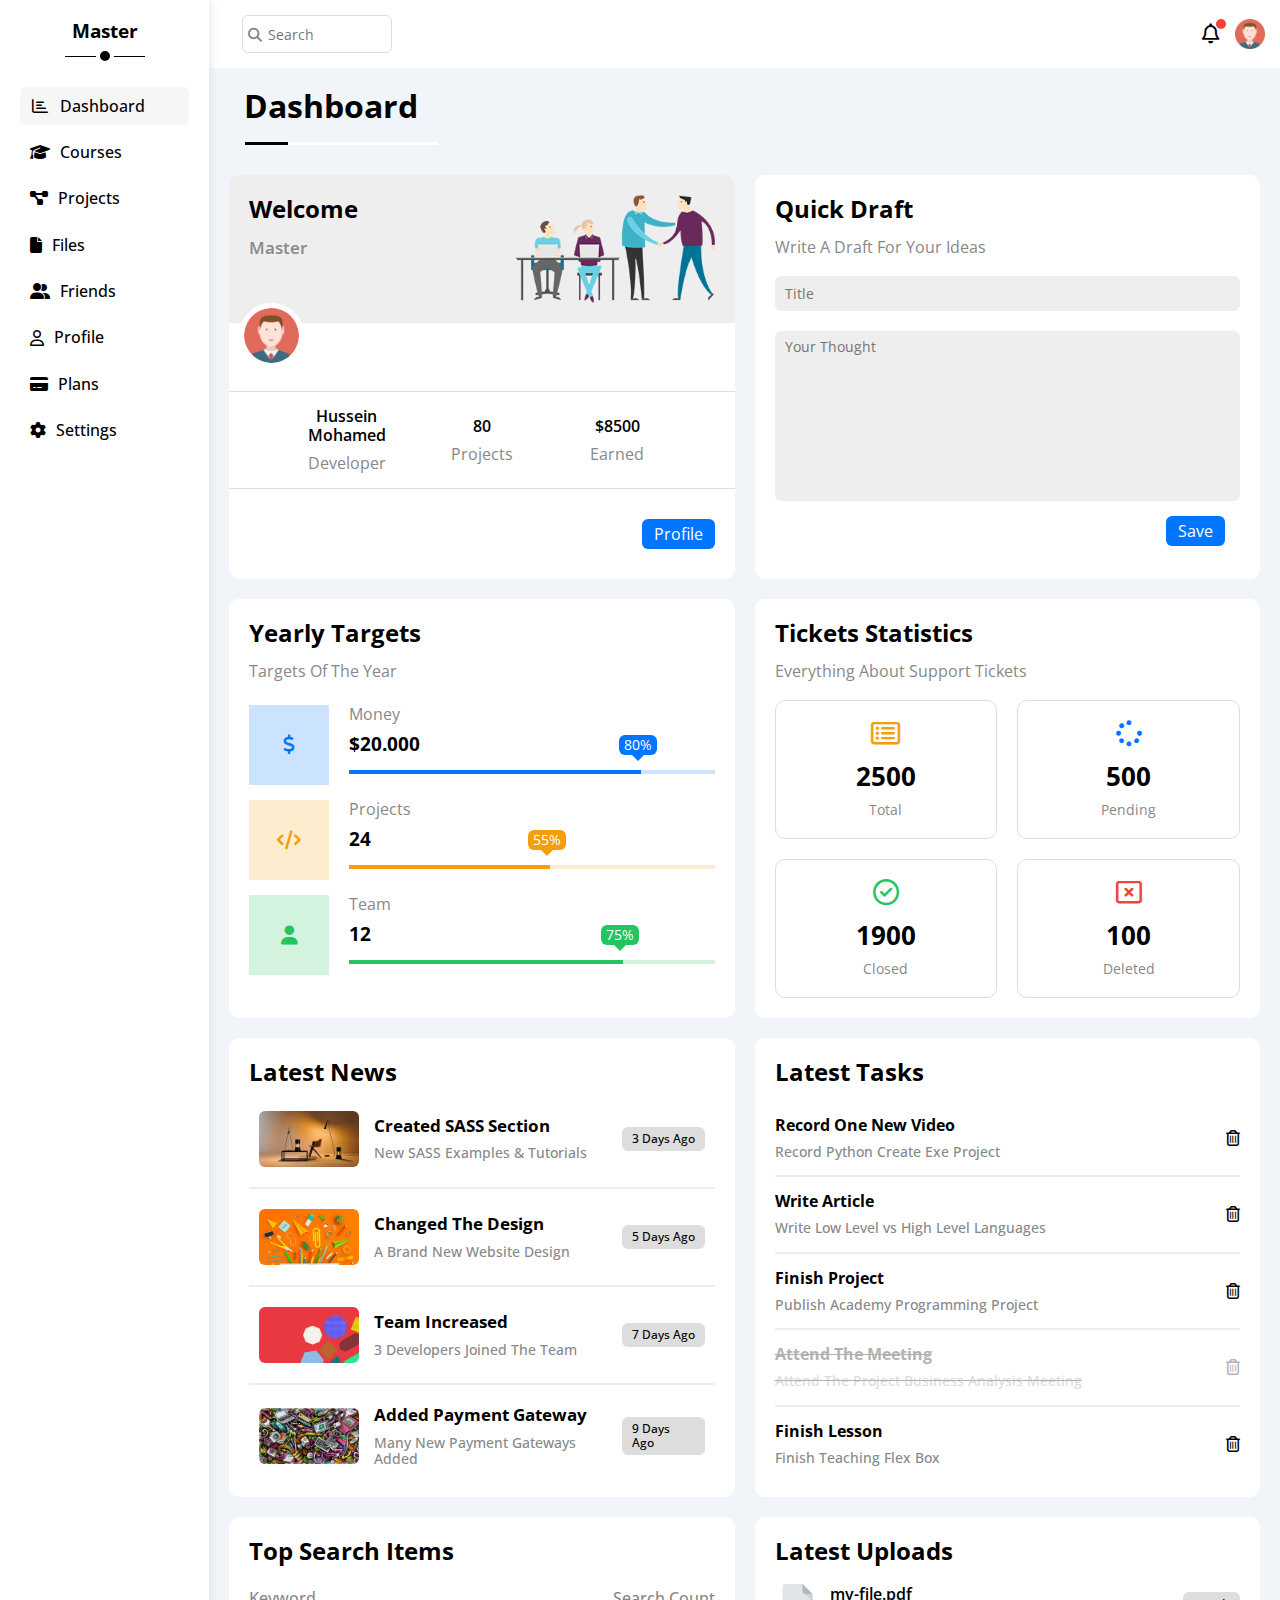
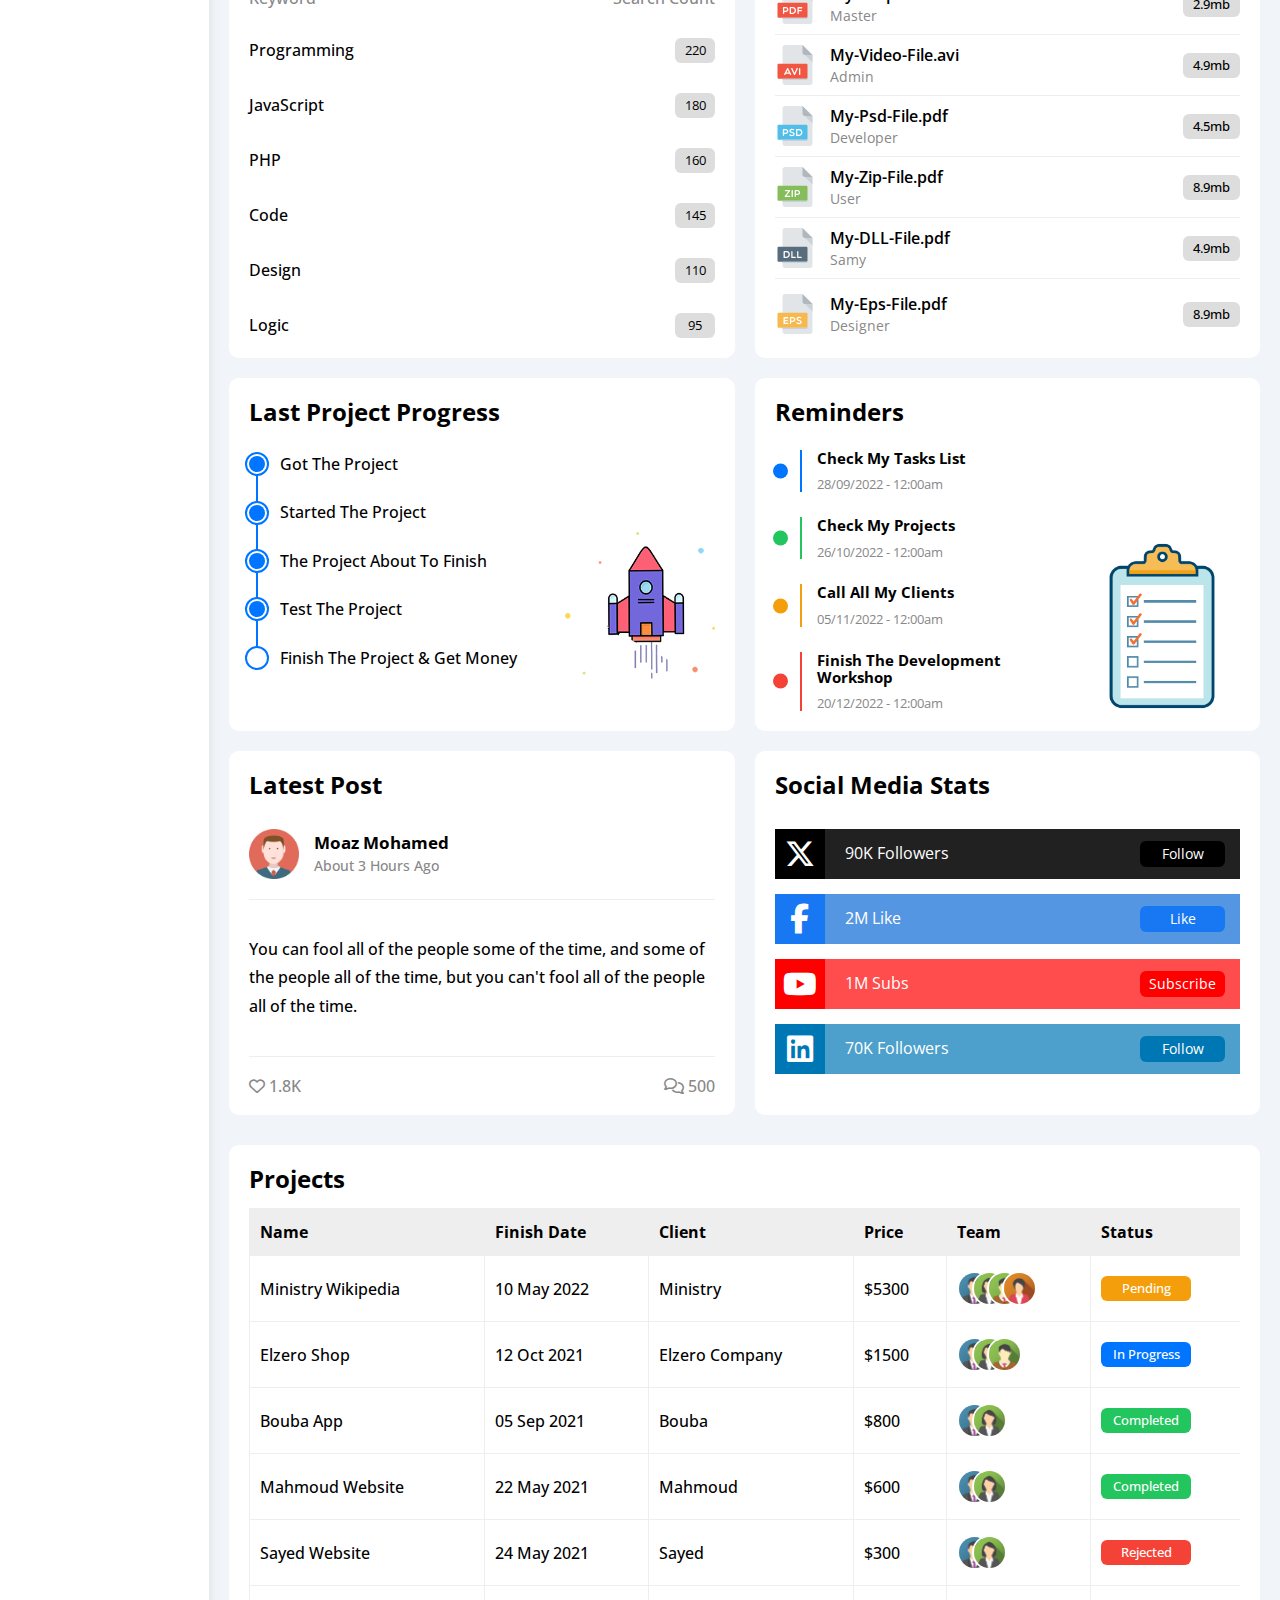
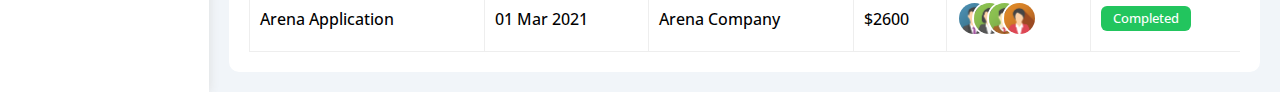
<file: index.html>
<!DOCTYPE html>
<html lang="en">
  <head>
    <meta charset="UTF-8">
    <meta name="viewport" content="width=device-width, initial-scale=1.0">
    <link rel="stylesheet" href="css/framwork.css">
    <link rel="stylesheet" href="css/style.css">
    <link rel="stylesheet" href="css/normalize.css">
    <link rel="stylesheet" href="css/all.min.css">
    <link rel="preconnect" href="https://fonts.googleapis.com">
    <link rel="preconnect" href="https://fonts.gstatic.com" crossorigin>
    <link href="https://fonts.googleapis.com/css2?family=Cairo:slnt,wght@-11..11,200..1000&family=Open+Sans:ital,wght@0,300..800;1,300..800&display=swap" rel="stylesheet">
    <title>Dashboard</title>
  </head>


  <body>
    <div class="page d-flex">
      <!-- -----------------------------------------Start Sidebar------------------------------------->
      <div class="sidebar bg-white">
        <div class="parent p-20">
          <h3 class="p-rela txt-center">Master</h3>
          <ul>
            <li>
              <a class="active d-flex align-center c-black rad-6 p-10" href="index.html">
                <i class="fa-regular fa-chart-bar fa-fw"></i>
                <span>Dashboard</span>
              </a>
            </li>
            <li>
              <a class="d-flex align-center c-black rad-6 p-10" href="courses.html">
                <i class="fa-solid fa-graduation-cap"></i>
                <span>Courses</span>
              </a>
            </li>
            <li>
              <a class="d-flex align-center c-black rad-6 p-10" href="projects.html">
                <i class="fa-solid fa-diagram-project"></i>
                <span>Projects</span>
              </a>
            </li>
            <li>
              <a class="d-flex align-center c-black rad-6 p-10" href="files.html">
                <i class="fa-solid fa-file"></i>
                <span>Files</span>
              </a>
            </li>
            <li>
              <a class="d-flex align-center c-black rad-6 p-10" href="friends.html">
                <i class="fa-solid fa-user-group"></i>
                <span>Friends</span>
              </a>
            </li>
            <li>
              <a class="d-flex align-center c-black rad-6 p-10" href="profile.html">
                <i class="fa-regular fa-user"></i>
                <span>Profile</span>
              </a>
            </li>
            <li>
              <a class="d-flex align-center c-black rad-6 p-10" href="plans.html">
                <i class="fa-solid fa-credit-card"></i>
                <span>Plans</span>
              </a>
            </li>
            <li>
              <a class="d-flex align-center c-black rad-6 p-10" href="settings.html">
                <i class="fa-solid fa-gear"></i>
                <span>Settings</span>
              </a>
            </li>
          </ul>
        </div>
      </div>
      <!-- -----------------------------------------End Sidebar--------------------------------------->

      <div class="content">
        <!-- -----------------------------------------Start Fixed Header------------------------------>
        <div class="header d-flex align-center bg-white">
          <div class="search">
            <i class="fa-solid fa-magnifying-glass p-rela fs-14"></i>
            <input type="search" placeholder="Search" class="rad-6">
          </div>
          <div class="notification d-flex align-center">
            <i class="fa-regular fa-bell"></i>
            <img src="imgs/avatar.png" alt="">
          </div>
        </div>
        <h1 class="p-rela p-20">Dashboard</h1>
        <!-------------------------------------------- End Fixed Header------------------------------->
        

        <!---------------------------------------------Start Wrapper---------------------------------->
        <div class="wrapper d-grid gap-20">
          <!-- Start Welcome --------------------------->
          <div class="welcome rad-10 bg-white">
            <div class="img-content d-flex space-between">
              <div class="text">
                <h2>Welcome</h2>
                <p>Master</p>
              </div>
              <img src="imgs/welcome.png" alt="">
            </div>
            <div class="info">
              <img src="imgs/avatar.png" alt="img" class="p-rela">
              <ul class="d-flex space-between align-center">
                <li class="txt-center">
                  <h3>Hussein Mohamed</h3>
                  <p>Developer</p>
                </li>
                <li class="txt-center">
                  <h3>80</h3>
                  <p>Projects</p>
                </li>
                <li class="txt-center">
                  <h3>$8500</h3>
                  <p>Earned</p>
                </li>
              </ul>
            </div>
            <a href="profile.html" class="rad-6 btn-shape">Profile</a>
          </div>
          <!-- End Welcome ----------------------------->
          
          <!-- Start Quick Draft ------------------------>
          <div class="quick bg-white rad-10 p-20">
            <div class="quick-content  d-flex dir-column">
              <h2>Quick Draft</h2>
              <p>Write A Draft For Your Ideas</p>
            </div>
            <form class="d-flex dir-column">
              <input class="txt rad-6" type="text" placeholder="Title">
              <textarea class="rad-6 " placeholder="Your Thought"></textarea>
              <input type="submit" value="Save" class="btn-shape">
            </form>
            
          </div>
          <!-- End Quick Draft -------------------------->

          <!-- Start Target ----------------------------->
          <div class="target rad-10 bg-white p-20">
            <h2>Yearly Targets</h2>
            <p>Targets Of The Year</p>
            <div class="parent">
              <div class="row d-flex gap-20">
                <i class="fa-solid fa-dollar-sign d-flex justify-center align-center"></i>
                <div class="info">
                  <p>Money</p>
                  <h3>$20.000</h3>
                  <div class="percent p-rela">
                    <span style="width: 80%;">
                      <span>80%</span>
                    </span>
                    
                  </div>
                </div>
              </div>
              <div class="row d-flex gap-20">
                <i class="fa-solid fa-code d-flex justify-center align-center"></i>
                <div class="info">
                  <p>Projects</p>
                  <h3>24</h3>
                  <div class="percent p-rela">
                    <span style="width: 55%;">
                      <span>55%</span>
                    </span>
                    
                  </div>
                </div>
              </div>
              <div class="row d-flex gap-20">
                <i class="fa-solid fa-user d-flex justify-center align-center"></i>
                <div class="info">
                  <p>Team</p>
                  <h3>12</h3>
                  <div class="percent p-rela">
                    <span style="width: 75%;">
                      <span>75%</span>
                    </span>
                    
                  </div>
                </div>
              </div>
            </div>
          </div>
          <!-- End Target ------------------------------->

          <!-- Start Tickets ---------------------------->
          <div class="tickets rad-10 bg-white p-20">
            <h2>Tickets Statistics</h2>
            <p>Everything About Support Tickets</p>
            <div class="parent d-flex justify-center align-center gap-20 txt-center">
              <div class="block rad-10 d-flex dir-column align-center p-20">
                <i class="fa-regular fa-rectangle-list"></i>
                <h3>2500</h3>
                <p>Total</p>
              </div>
              <div class="block rad-10 d-flex dir-column align-center p-20">
                <i class="fa-solid fa-spinner"></i>
                <h3>500</h3>
                <p>Pending</p>
              </div>
              <div class="block rad-10 d-flex dir-column align-center p-20">
                <i class="fa-regular fa-circle-check"></i>
                <h3>1900</h3>
                <p>Closed</p>
              </div>
              <div class="block rad-10 d-flex dir-column align-center p-20">
                <i class="fa-regular fa-rectangle-xmark"></i>
                <h3>100</h3>
                <p>Deleted</p>
              </div>
            </div>
          </div>
          <!-- End Tickets ------------------------------>

          <!-- Start News ------------------------------->
          <div class="news rad-10 bg-white p-20">
            <h2>Latest News</h2>
            <div class="parent mt-15">
              <div class="row d-flex align-center p-10">
                <div class="txt-image d-flex align-center">
                  <img src="imgs/news-01.png" alt="" class="rad-6">
                  <div class="txt">
                    <h3>Created SASS Section</h3>
                    <p>New SASS Examples & Tutorials</p>
                  </div>
                </div>
                <div class="time rad-6">3 Days Ago</div>
              </div>
              <hr>
              <div class="row d-flex align-center p-10">
                <div class="txt-image d-flex align-center">
                  <img src="imgs/news-02.png" alt="" class="rad-6">
                  <div class="txt">
                    <h3>Changed The Design</h3>
                    <p>A Brand New Website Design</p>
                  </div>
                </div>
                <div class="time rad-6">5 Days Ago</div>
              </div>
              <hr>
              <div class="row d-flex align-center p-10">
                <div class="txt-image d-flex align-center">
                  <img src="imgs/news-03.png" alt="" class="rad-6">
                  <div class="txt">
                    <h3>Team Increased</h3>
                    <p>3 Developers Joined The Team</p>
                  </div>
                </div>
                <div class="time rad-6">7 Days Ago</div>
              </div>
              <hr>
              <div class="row d-flex align-center p-10">
                <div class="txt-image d-flex align-center">
                  <img src="imgs/news-04.png" alt="" class="rad-6">
                  <div class="txt">
                    <h3>Added Payment Gateway</h3>
                    <p>Many New Payment Gateways Added</p>
                  </div>
                </div>
                <div class="time rad-6">9 Days Ago</div>
              </div>
            </div>
          </div>
          <!-- End News --------------------------------->

          <!-- Start Tasks ------------------------------>
          <div class="tasks rad-10 bg-white p-20">
            <h2 class="mb-15">Latest Tasks</h2>
            <div class="task-row d-flex align-center space-between">
              <div class="text">
                <h3>Record One New Video</h3>
                <p>Record Python Create Exe Project</p>
              </div>
              <i class="fa-regular fa-trash-can"></i>
            </div>
            <hr>
            <div class="task-row d-flex align-center space-between">
              <div class="text">
                <h3>Write Article</h3>
                <p>Write Low Level vs High Level Languages</p>
              </div>
              <i class="fa-regular fa-trash-can"></i>
            </div>
            <hr>
            <div class="task-row d-flex align-center space-between">
              <div class="text">
                <h3>Finish Project</h3>
                <p>Publish Academy Programming Project</p>
              </div>
              <i class="fa-regular fa-trash-can"></i>
            </div>
            <hr>
            <div class="task-row done d-flex align-center space-between">
              <div class="text special">
                <h3>Attend The Meeting</h3>
                <p>Attend The Project Business Analysis Meeting</p>
              </div>
              <i class="fa-regular fa-trash-can"></i>
            </div>
            <hr>
            <div class="task-row d-flex align-center space-between">
              <div class="text">
                <h3>Finish Lesson</h3>
                <p>Finish Teaching Flex Box</p>
              </div>
              <i class="fa-regular fa-trash-can"></i>
            </div>
          </div>
          <!-- End Tasks -------------------------------->

          <!-- Start Search Items ----------------------->
          <div class="search rad-10 bg-white p-20">
            <h2>Top Search Items</h2>
            <div class="search-row d-flex align-center space-between">
              <p>Keyword</p>
              <p>Search Count</p>
            </div>
            <div class="search-row d-flex align-center space-between">
              <p>Programming</p>
              <span class="rad-6 txt-center">220</span>
            </div>
            <div class="search-row d-flex align-center space-between">
              <p>JavaScript</p>
              <span class="rad-6 txt-center">180</span>
            </div>
            <div class="search-row d-flex align-center space-between">
              <p>PHP</p>
              <span class="rad-6 txt-center">160</span>
            </div>
            <div class="search-row d-flex align-center space-between">
              <p>Code</p>
              <span class="rad-6 txt-center">145</span>
            </div>
            <div class="search-row d-flex align-center space-between">
              <p>Design</p>
              <span class="rad-6 txt-center">110</span>
            </div>
            <div class="search-row d-flex align-center space-between">
              <p>Logic</p>
              <span class="rad-6 txt-center">95</span>
            </div>
          </div>
          <!-- End Search Items ------------------------->
          
          <!-- Start Uploads ---------------------------->
          <div class="upload rad-10 bg-white p-20">
            <h2>Latest Uploads</h2>
            <div class="file d-flex align-center">
              <img src="imgs/pdf.svg" alt="img">
              <div class="txt">
                <h3>my-file.pdf</h3>
                <p>Master</p>
              </div>
              <div class="size rad-6">2.9mb</div>
            </div>
            <div class="file d-flex align-center">
              <img src="imgs/avi.svg" alt="img">
              <div class="txt">
                <h3>My-Video-File.avi</h3>
                <p>Admin</p>
              </div>
              <div class="size rad-6">4.9mb</div>
            </div>
            <div class="file d-flex align-center">
              <img src="imgs/psd.svg" alt="img">
              <div class="txt">
                <h3>My-Psd-File.pdf</h3>
                <p>Developer</p>
              </div>
              <div class="size rad-6">4.5mb</div>
            </div>
            <div class="file d-flex align-center">
              <img src="imgs/zip.svg" alt="img">
              <div class="txt">
                <h3>My-Zip-File.pdf</h3>
                <p>User</p>
              </div>
              <div class="size rad-6">8.9mb</div>
            </div>
            <div class="file d-flex align-center">
              <img src="imgs/dll.svg" alt="img">
              <div class="txt">
                <h3>My-DLL-File.pdf</h3>
                <p>Samy</p>
              </div>
              <div class="size rad-6">4.9mb</div>
            </div>
            <div class="file d-flex align-center">
              <img src="imgs/eps.svg" alt="img">
              <div class="txt">
                <h3>My-Eps-File.pdf</h3>
                <p>Designer</p>
              </div>
              <div class="size rad-6">8.9mb</div>
            </div>
          </div>
          <!-- End Uploads ------------------------------>
          
          <!-- Start Latest Project --------------------->
          <div class="progress rad-10 bg-white p-20">
            <h2 class="mb-15">Last Project Progress</h2>
            <div class="parent d-flex space-between">
              <div class="info p-rela">
                <div class="prog-row d-flex align-center">
                  <div class="circle p-rela"></div>
                  <p>Got The Project</p>
                </div>
                <div class="prog-row d-flex align-center">
                  <div class="circle p-rela"></div>
                  <p>Started The Project</p>
                </div>
                <div class="prog-row d-flex align-center">
                  <div class="circle p-rela"></div>
                  <p>The Project About To Finish</p>
                </div>
                <div class="prog-row d-flex align-center">
                  <div class="circle p-rela"></div>
                  <p>Test The Project</p>
                </div>
                <div class="prog-row d-flex align-center">
                  <div class="circle p-rela"></div>
                  <p>Finish The Project & Get Money</p>
                </div>
              </div>
              <img src="imgs/project.png" alt="">
            </div>
          </div>
          <!-- End Latest Project ----------------------->
          
          <!-- Start Reminders -------------------------->
          <div class="reminder rad-10 bg-white p-20">
            <h2>Reminders</h2>
            <div class="parent d-flex space-between">
              <div class="parent-row">
                <div class="row p-rela">
                  <h3>Check My Tasks List</h3>
                  <p>28/09/2022 - 12:00am</p>
                </div>
                <div class="row p-rela">
                  <h3>Check My Projects</h3>
                  <p>26/10/2022 - 12:00am</p>
                </div>
                <div class="row p-rela">
                  <h3>Call All My Clients</h3>
                  <p>05/11/2022 - 12:00am</p>
                </div>
                <div class="row p-rela">
                  <h3>Finish The Development Workshop</h3>
                  <p>20/12/2022 - 12:00am</p>
                </div>
              </div>
              <img src="imgs/—Pngtree—check list cartoon clip art_9042654.png" alt="img">
            </div>
          </div>
          <!-- End Reminders ---------------------------->
          
          <!-- Start Post ------------------------------->
          <div class="post rad-10 bg-white p-20">
            <h2 class="mb-15">Latest Post</h2>
            <div class="user d-flex align-center">
              <img src="imgs/avatar.png" alt="img">
              <div class="name-time">
                <h3>Moaz Mohamed</h3>
                <p>About 3 Hours Ago</p>
              </div>
            </div>
            <div class="text">
              <p>
                You can fool all of the people some of the time, and some of the people all of the time, but you can't fool all of the people all of the time.
              </p>
            </div>
            <div class="reach d-flex align-center space-between">
              <div class="love">
                <i class="fa-regular fa-heart"></i>
                <span>1.8K</span>
              </div>
              <div class="comment">
                <i class="fa-regular fa-comments"></i>
                <span>500</span>
              </div>
            </div>
          </div>
          <!-- End Post --------------------------------->
          
          <!-- Start Social Media ----------------------->
          <div class="social rad-10 bg-white p-20">
            <h2>Social Media Stats</h2>
            <div class="social-row d-flex align-center">
              <i class="d-flex fa-brands fa-x-twitter" style="color: #ffffff;"></i>
              <p>90K Followers</p>
              <a href="#" class="rad-6">Follow</a>
            </div>
            <div class="social-row d-flex align-center">
              <i class="fa-brands fa-facebook-f" style="color: #ffffff;"></i>
              <p>2M Like</p>
              <a href="#" class="rad-6">Like</a>
            </div>
            <div class="social-row d-flex align-center">
              <i class="fa-brands fa-youtube" style="color: #ffffff;"></i>
              <p>1M Subs</p>
              <a href="#" class="rad-6">Subscribe</a>
            </div>
            <div class="social-row d-flex align-center">
              <i class="fa-brands fa-linkedin" style="color: #ffffff;"></i>
              <p>70K Followers</p>
              <a href="#" class="rad-6">Follow</a>
            </div>
          </div>
          <!-- End Social Media ------------------------->
        </div>
        <!----------------------------------------------End Wrapper----------------------------------->

        <!-- Start Table -->
        <div class="table rad-10 bg-white p-20 m-20">
          <h2 class="mb-15">Projects</h2>
          <div class="responsive-table">
          <table>
            <tr>
              <th>Name</th>
              <th>Finish Date</th>
              <th>Client</th>
              <th>Price</th>
              <th>Team</th>
              <th>Status</th>
            </tr>
            <tr>
              <td>Ministry Wikipedia</td>
              <td>10 May 2022</td>
              <td>	Ministry</td>
              <td>$5300</td>
              <td class="d-flex align-center">
                <img src="imgs/team-01.png" alt="">
                <img src="imgs/team-02.png" alt="">
                <img src="imgs/team-03.png" alt="">
                <img src="imgs/team-04.png" alt="">
              </td>
              <td>
                <span class="rad-6">Pending</span>
              </td>
            </tr>
            <tr>
              <td>Elzero Shop</td>
              <td>12 Oct 2021</td>
              <td>Elzero Company</td>
              <td>$1500</td>
              <td class="d-flex align-center">
                <img src="imgs/team-01.png" alt="">
                <img src="imgs/team-02.png" alt="">
                <img src="imgs/team-03.png" alt="">
              </td>
              <td>
                <span class="rad-6">In Progress</span> </td>
            </tr>
            <tr>
              <td>Bouba App</td>
              <td>05 Sep 2021</td>
              <td>	Bouba</td>
              <td>	$800</td>
              <td class="d-flex align-center">
                <img src="imgs/team-01.png" alt="">
                <img src="imgs/team-02.png" alt="">
              </td>
              <td>
                <span class="rad-6">Completed</span>
              </td>
            </tr>
            <tr>
              <td>Mahmoud Website</td>
              <td>	22 May 2021</td>
              <td>	Mahmoud</td>
              <td>	$600</td>
              <td class="d-flex align-center">
                <img src="imgs/team-01.png" alt="">
                <img src="imgs/team-02.png" alt="">
              </td>
              <td>
                <span class="rad-6">Completed</span>
              </td>
            </tr>
            <tr>
              <td>Sayed Website</td>
              <td>24 May 2021</td>
              <td>Sayed</td>
              <td>	$300</td>
              <td class="d-flex align-center">
                <img src="imgs/team-01.png" alt="">
                <img src="imgs/team-02.png" alt="">
              </td>
              <td>
                <span class="rad-6">Rejected</span>
              </td>
            </tr>
            <tr>
              <td>Arena Application</td>
              <td>01 Mar 2021</td>
              <td>	Arena Company</td>
              <td>$2600</td>
              <td class="d-flex align-center">
                <img src="imgs/team-01.png" alt="">
                <img src="imgs/team-02.png" alt="">
                <img src="imgs/team-03.png" alt="">
                <img src="imgs/team-04.png" alt="">
              </td>
              <td>
                <span class="rad-6">Completed</span>
              </td>
            </tr>
          </table>
          </div>
        </div>
        <!-- End Table -->
      </div>
    </div>
  </body>
</html>
</file>
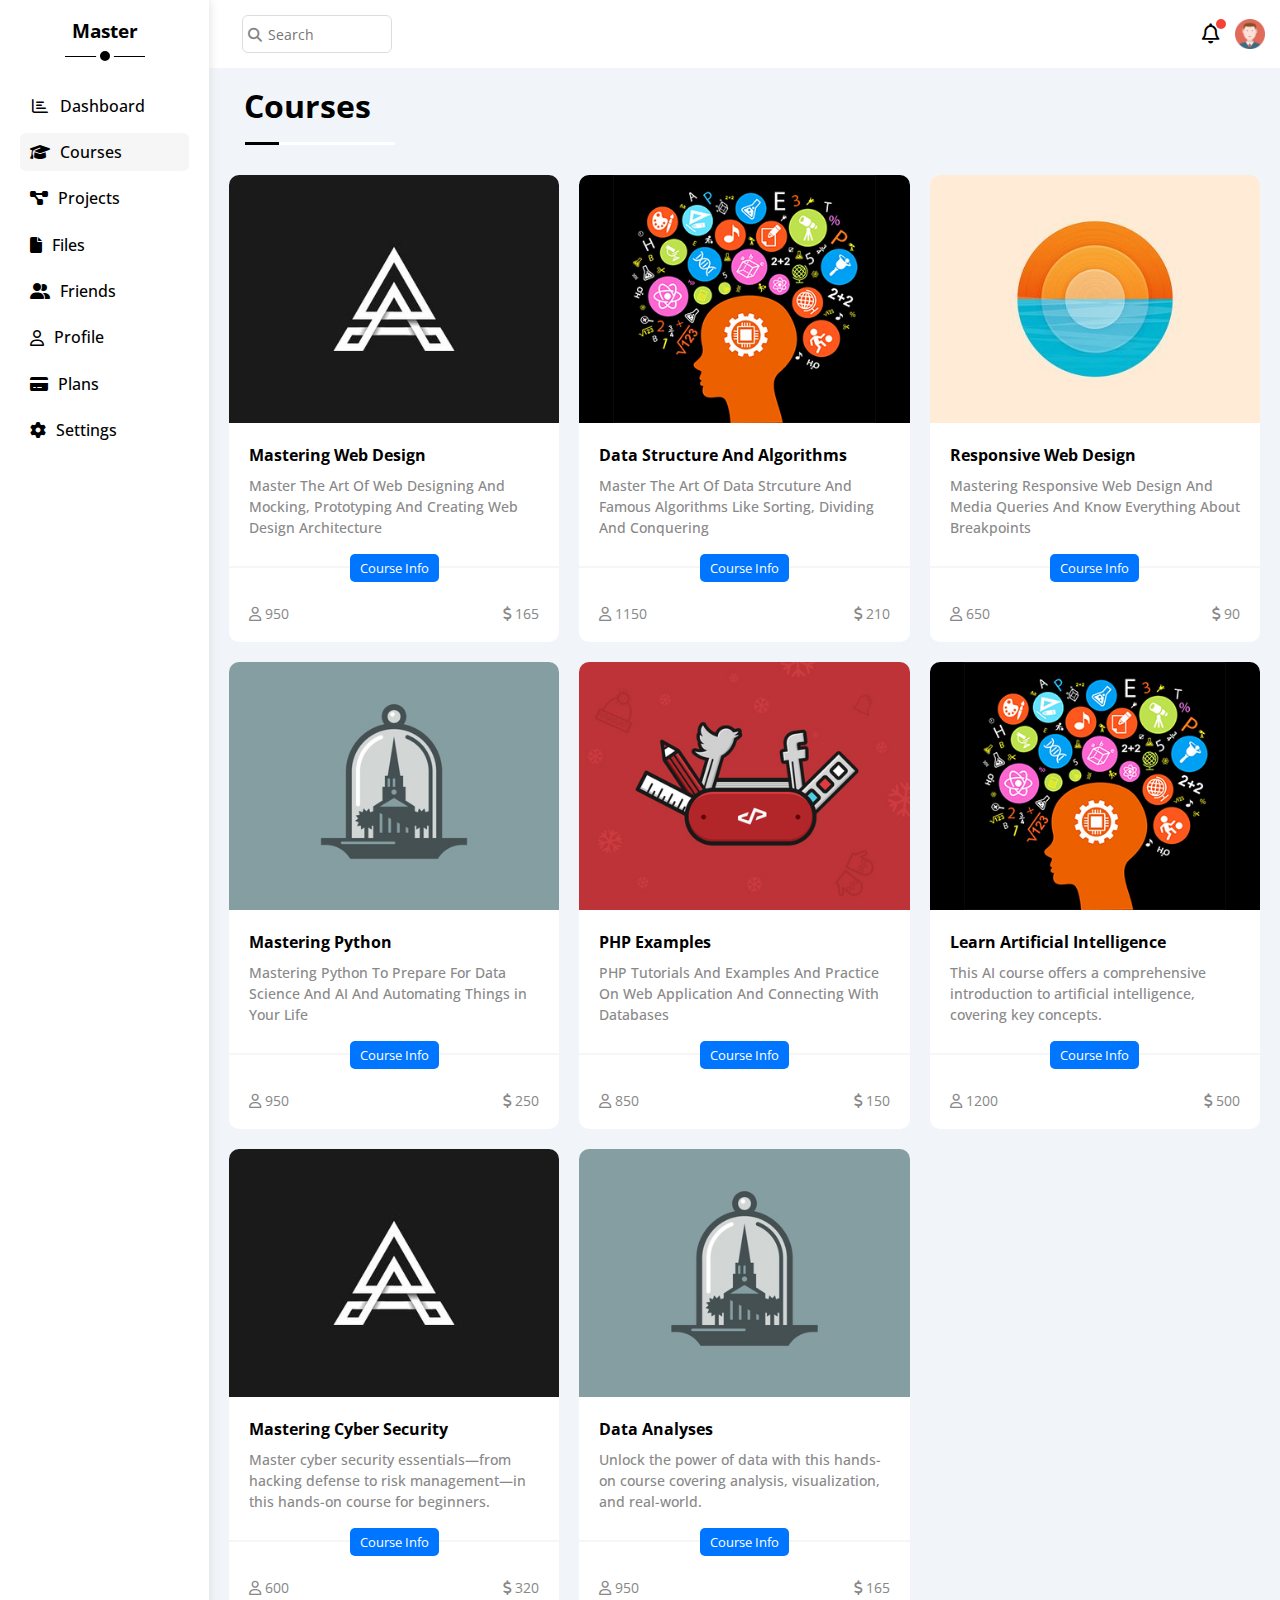
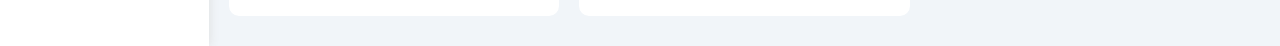
<file: courses.html>
<!DOCTYPE html>
<html lang="en">
  <head>
    <meta charset="UTF-8">
    <meta name="viewport" content="width=device-width, initial-scale=1.0">
    <link rel="stylesheet" href="css/framwork.css">
    <link rel="stylesheet" href="css/style.css">
    <link rel="stylesheet" href="css/normalize.css">
    <link rel="stylesheet" href="css/all.min.css">
    <link rel="preconnect" href="https://fonts.googleapis.com">
    <link rel="preconnect" href="https://fonts.gstatic.com" crossorigin>
    <link href="https://fonts.googleapis.com/css2?family=Cairo:slnt,wght@-11..11,200..1000&family=Open+Sans:ital,wght@0,300..800;1,300..800&display=swap" rel="stylesheet">
    <title>Courses</title>
  </head>

  <body>
    <div class="page d-flex">
      <!-- -----------------------------------------Start Sidebar------------------------------------->
      <div class="sidebar bg-white">
        <div class="parent p-20">
          <h3 class="p-rela txt-center">Master</h3>
          <ul>
            <li>
              <a class="d-flex align-center c-black rad-6 p-10" href="index.html">
                <i class="fa-regular fa-chart-bar fa-fw"></i>
                <span>Dashboard</span>
              </a>
            </li>
            <li>
              <a class="active d-flex align-center c-black rad-6 p-10" href="courses.html">
                <i class="fa-solid fa-graduation-cap"></i>
                <span>Courses</span>
              </a>
            </li>
            <li>
              <a class="d-flex align-center c-black rad-6 p-10" href="projects.html">
                <i class="fa-solid fa-diagram-project"></i>
                <span>Projects</span>
              </a>
            </li>
            <li>
              <a class="d-flex align-center c-black rad-6 p-10" href="files.html">
                <i class="fa-solid fa-file"></i>
                <span>Files</span>
              </a>
            </li>
            <li>
              <a class="d-flex align-center c-black rad-6 p-10" href="friends.html">
                <i class="fa-solid fa-user-group"></i>
                <span>Friends</span>
              </a>
            </li>
            <li>
              <a class="d-flex align-center c-black rad-6 p-10" href="profile.html">
                <i class="fa-regular fa-user"></i>
                <span>Profile</span>
              </a>
            </li>
            <li>
              <a class="d-flex align-center c-black rad-6 p-10" href="plans.html">
                <i class="fa-solid fa-credit-card"></i>
                <span>Plans</span>
              </a>
            </li>
            <li>
              <a class="d-flex align-center c-black rad-6 p-10" href="settings.html">
                <i class="fa-solid fa-gear"></i>
                <span>Settings</span>
              </a>
            </li>
          </ul>
        </div>
      </div>
      <!-- -----------------------------------------End Sidebar--------------------------------------->

      <div class="content">
        <!-- -----------------------------------------Start Fixed Header------------------------------>
        <div class="header d-flex align-center bg-white">
          <div class="search">
            <i class="fa-solid fa-magnifying-glass p-rela fs-14"></i>
            <input type="search" placeholder="Search" class="rad-6">
          </div>
          <div class="notification d-flex align-center">
            <i class="fa-regular fa-bell"></i>
            <img src="imgs/avatar.png" alt="">
          </div>
        </div>
        <h1 class="p-rela p-20">Courses</h1>
        <!-------------------------------------------- End Fixed Header------------------------------->
        

        <!---------------------------------------------Start Courses-Content -------------------------->
        <div class="courses-content d-grid gap-20">
          <div class="web-design blocks bg-white rad-10">
            <img src="imgs/course-01.jpg" alt="img">
            <div class="text p-20">
              <h3>Mastering Web Design</h3>
              <p>Master The Art Of Web Designing And Mocking, Prototyping And Creating Web Design Architecture</p>
            </div>
            <div class="link">
              <a href="#">Course Info</a>
            </div>
            <div class="info d-flex align-center space-between">
              <div class="user">
                <i class="fa-regular fa-user"></i>
                <span>950</span>
              </div>
              <div class="cost">
                <i class="fa-solid fa-dollar-sign"></i>
                <span>165</span>
              </div>
            </div>
          </div>
          <div class="data-structure blocks bg-white rad-10">
            <img src="imgs/course-02.jpg" alt="img">
            <div class="text p-20">
              <h3>Data Structure And Algorithms</h3>
              <p>Master The Art Of Data Strcuture And Famous Algorithms Like Sorting, Dividing And Conquering</p>
            </div>
            <div class="link">
              <a href="#">Course Info</a>
            </div>
            <div class="info d-flex align-center space-between">
              <div class="user">
                <i class="fa-regular fa-user"></i>
                <span>1150</span>
              </div>
              <div class="cost">
                <i class="fa-solid fa-dollar-sign"></i>
                <span>210</span>
              </div>
            </div>
          </div>
          <div class="Responsive-Web blocks bg-white rad-10">
            <img src="imgs/course-03.jpg" alt="img">
            <div class="text p-20">
              <h3>Responsive Web Design</h3>
              <p>Mastering Responsive Web Design And Media Queries And Know Everything About Breakpoints</p>
            </div>
            <div class="link">
              <a href="#">Course Info</a>
            </div>
            <div class="info d-flex align-center space-between">
              <div class="user">
                <i class="fa-regular fa-user"></i>
                <span>650</span>
              </div>
              <div class="cost">
                <i class="fa-solid fa-dollar-sign"></i>
                <span>90</span>
              </div>
            </div>
          </div>
          <div class="python blocks bg-white rad-10">
            <img src="imgs/course-04.jpg" alt="img">
            <div class="text p-20">
              <h3>Mastering Python</h3>
              <p>Mastering Python To Prepare For Data Science And AI And Automating Things in Your Life</p>
            </div>
            <div class="link">
              <a href="#">Course Info</a>
            </div>
            <div class="info d-flex align-center space-between">
              <div class="user">
                <i class="fa-regular fa-user"></i>
                <span>950</span>
              </div>
              <div class="cost">
                <i class="fa-solid fa-dollar-sign"></i>
                <span>250</span>
              </div>
            </div>
          </div>
          <div class="php blocks bg-white rad-10">
            <img src="imgs/course-05.jpg" alt="img">
            <div class="text p-20">
              <h3>PHP Examples</h3>
              <p>PHP Tutorials And Examples And Practice On Web Application And Connecting With Databases</p>
            </div>
            <div class="link">
              <a href="#">Course Info</a>
            </div>
            <div class="info d-flex align-center space-between">
              <div class="user">
                <i class="fa-regular fa-user"></i>
                <span>850</span>
              </div>
              <div class="cost">
                <i class="fa-solid fa-dollar-sign"></i>
                <span>150</span>
              </div>
            </div>
          </div>
          <div class="ai blocks bg-white rad-10">
            <img src="imgs/course-02.jpg" alt="img">
            <div class="text p-20">
              <h3>Learn Artificial Intelligence</h3>
              <p>This AI course offers a comprehensive introduction to artificial intelligence, covering key concepts.</p>
            </div>
            <div class="link">
              <a href="#">Course Info</a>
            </div>
            <div class="info d-flex align-center space-between">
              <div class="user">
                <i class="fa-regular fa-user"></i>
                <span>1200</span>
              </div>
              <div class="cost">
                <i class="fa-solid fa-dollar-sign"></i>
                <span>500</span>
              </div>
            </div>
          </div>
          <div class="cyber-security blocks bg-white rad-10">
            <img src="imgs/course-01.jpg" alt="img">
            <div class="text p-20">
              <h3>Mastering Cyber Security</h3>
              <p>Master cyber security essentials—from hacking defense to risk management—in this hands-on course for beginners.</p>
            </div>
            <div class="link">
              <a href="#">Course Info</a>
            </div>
            <div class="info d-flex align-center space-between">
              <div class="user">
                <i class="fa-regular fa-user"></i>
                <span>600</span>
              </div>
              <div class="cost">
                <i class="fa-solid fa-dollar-sign"></i>
                <span>320</span>
              </div>
            </div>
          </div>
          <div class="data-analyses blocks bg-white rad-10">
            <img src="imgs/course-04.jpg" alt="img">
            <div class="text p-20">
              <h3>Data Analyses</h3>
              <p>Unlock the power of data with this hands-on course covering analysis, visualization, and real-world.</p>
            </div>
            <div class="link">
              <a href="#">Course Info</a>
            </div>
            <div class="info d-flex align-center space-between">
              <div class="user">
                <i class="fa-regular fa-user"></i>
                <span>950</span>
              </div>
              <div class="cost">
                <i class="fa-solid fa-dollar-sign"></i>
                <span>165</span>
              </div>
            </div>
          </div>
        </div>
        <!---------------------------------------------End Courses-Content ---------------------------->
      </div>
    </div>
  </body>
</html>
</file>
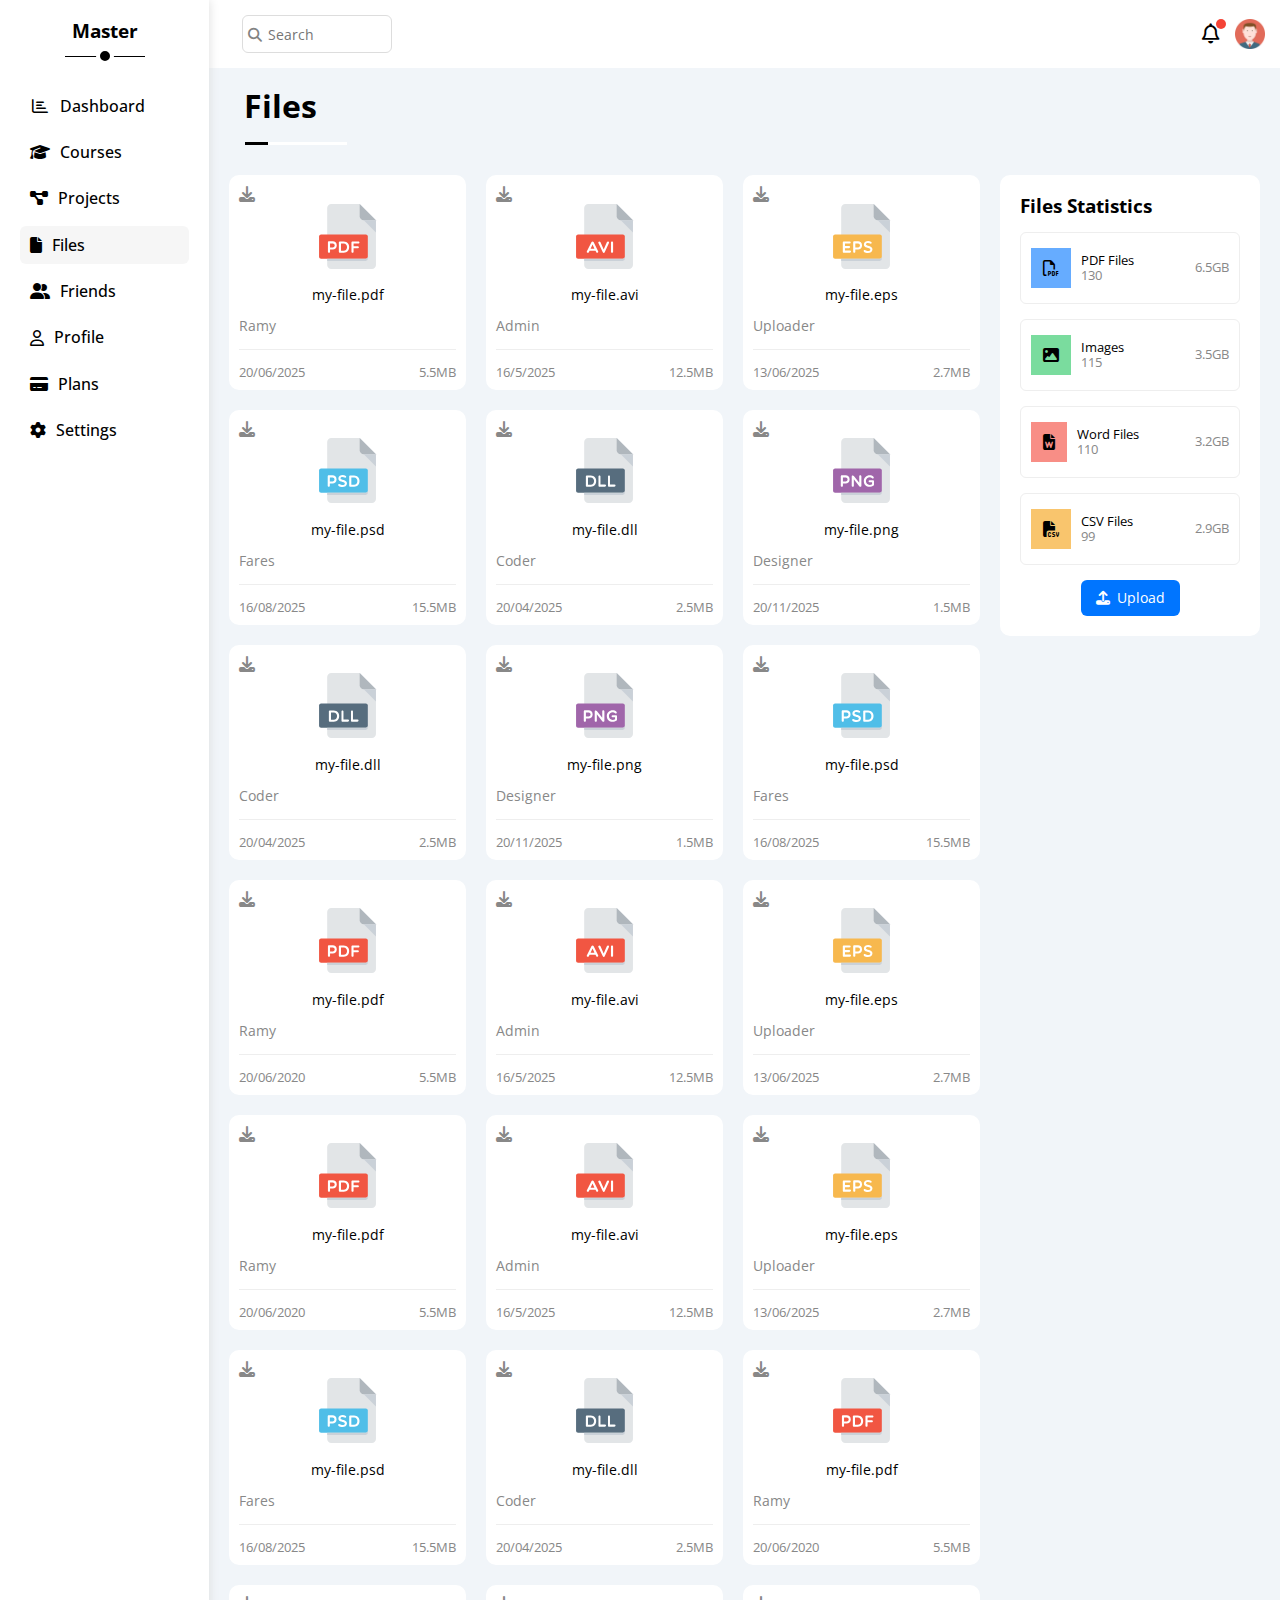
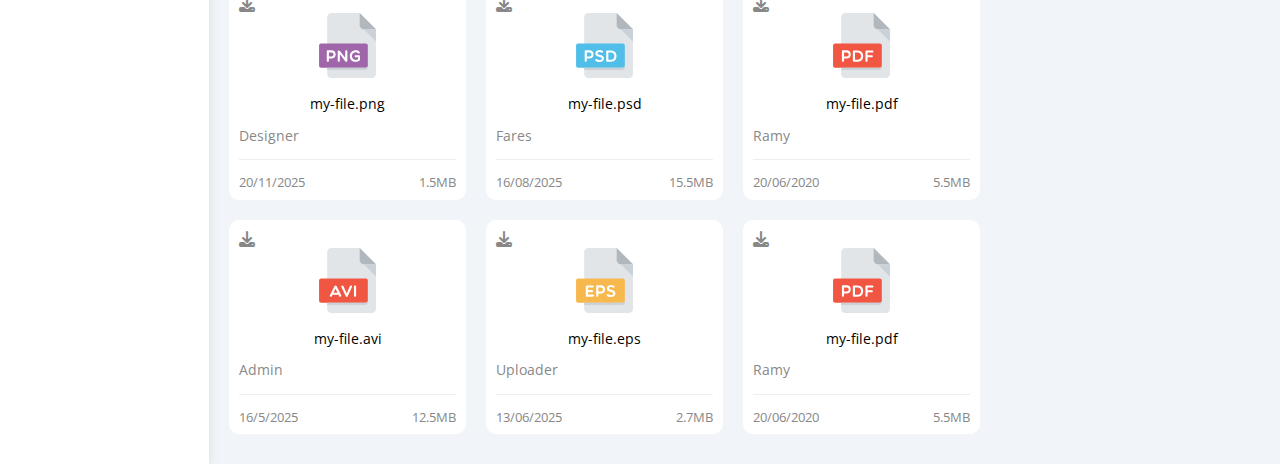
<file: files.html>
<!DOCTYPE html>
<html lang="en">
  <head>
    <meta charset="UTF-8">
    <meta name="viewport" content="width=device-width, initial-scale=1.0">
    <link rel="stylesheet" href="css/framwork.css">
    <link rel="stylesheet" href="css/style.css">
    <link rel="stylesheet" href="css/normalize.css">
    <link rel="stylesheet" href="css/all.min.css">
    <link rel="preconnect" href="https://fonts.googleapis.com">
    <link rel="preconnect" href="https://fonts.gstatic.com" crossorigin>
    <link href="https://fonts.googleapis.com/css2?family=Cairo:slnt,wght@-11..11,200..1000&family=Open+Sans:ital,wght@0,300..800;1,300..800&display=swap" rel="stylesheet">
    <title>Files</title>
  </head>

  <body>
    <div class="page d-flex">
      <!-- -----------------------------------------Start Sidebar------------------------------------->
      <div class="sidebar bg-white">
        <div class="parent p-20">
          <h3 class="p-rela txt-center">Master</h3>
          <ul>
            <li>
              <a class="d-flex align-center c-black rad-6 p-10" href="index.html">
                <i class="fa-regular fa-chart-bar fa-fw"></i>
                <span>Dashboard</span>
              </a>
            </li>
            <li>
              <a class="d-flex align-center c-black rad-6 p-10" href="courses.html">
                <i class="fa-solid fa-graduation-cap"></i>
                <span>Courses</span>
              </a>
            </li>
            <li>
              <a class="d-flex align-center c-black rad-6 p-10" href="projects.html">
                <i class="fa-solid fa-diagram-project"></i>
                <span>Projects</span>
              </a>
            </li>
            <li>
              <a class="active d-flex align-center c-black rad-6 p-10" href="files.html">
                <i class="fa-solid fa-file"></i>
                <span>Files</span>
              </a>
            </li>
            <li>
              <a class="d-flex align-center c-black rad-6 p-10" href="friends.html">
                <i class="fa-solid fa-user-group"></i>
                <span>Friends</span>
              </a>
            </li>
            <li>
              <a class="d-flex align-center c-black rad-6 p-10" href="profile.html">
                <i class="fa-regular fa-user"></i>
                <span>Profile</span>
              </a>
            </li>
            <li>
              <a class="d-flex align-center c-black rad-6 p-10" href="plans.html">
                <i class="fa-solid fa-credit-card"></i>
                <span>Plans</span>
              </a>
            </li>
            <li>
              <a class="d-flex align-center c-black rad-6 p-10" href="settings.html">
                <i class="fa-solid fa-gear"></i>
                <span>Settings</span>
              </a>
            </li>
          </ul>
        </div>
      </div>
      <!-- -----------------------------------------End Sidebar--------------------------------------->

      <div class="content">
        <!-- -----------------------------------------Start Fixed Header------------------------------>
        <div class="header d-flex align-center bg-white">
          <div class="search">
            <i class="fa-solid fa-magnifying-glass p-rela fs-14"></i>
            <input type="search" placeholder="Search" class="rad-6">
          </div>
          <div class="notification d-flex align-center">
            <i class="fa-regular fa-bell"></i>
            <img src="imgs/avatar.png" alt="">
          </div>
        </div>
        <h1 class="p-rela p-20">Files</h1>
        <!-------------------------------------------- End Fixed Header------------------------------->
        
        <!---------------------------------------------Start Files-Content --------------------------->
        <div class="files d-flex gap-20">
          <div class="all-files d-grid gap-20">
            <div class="pdf block rad-10 bg-white p-10">
              <i class="fa-solid fa-download fs-16 c-grey"></i>
              <div class="img txt-center">
                <img src="imgs/pdf.svg" alt="">
                <p class="fs-14">my-file.pdf</p>
              </div>
              <p class="fs-14 c-grey">Ramy</p>
              <div class="size c-grey fs-13 d-flex align-center space-between">
                <p>20/06/2025</p>
                <p>5.5MB</p>
              </div>
            </div>
            <div class="avi block rad-10 bg-white p-10">
              <i class="fa-solid fa-download fs-16 c-grey"></i>
              <div class="img txt-center">
                <img src="imgs/avi.svg" alt="">
                <p class="fs-14">my-file.avi</p>
              </div>
              <p class="fs-14 c-grey">Admin</p>
              <div class="size c-grey fs-13 d-flex align-center space-between">
                <p>16/5/2025</p>
                <p>12.5MB</p>
              </div>
            </div>
            <div class="eps block rad-10 bg-white p-10">
              <i class="fa-solid fa-download fs-16 c-grey"></i>
              <div class="img txt-center">
                <img src="imgs/eps.svg" alt="">
                <p class="fs-14">my-file.eps</p>
              </div>
              <p class="fs-14 c-grey">Uploader</p>
              <div class="size c-grey fs-13 d-flex align-center space-between">
                <p>13/06/2025</p>
                <p>2.7MB</p>
              </div>
            </div>
            <div class="psd block rad-10 bg-white p-10">
              <i class="fa-solid fa-download fs-16 c-grey"></i>
              <div class="img txt-center">
                <img src="imgs/psd.svg" alt="">
                <p class="fs-14">my-file.psd</p>
              </div>
              <p class="fs-14 c-grey">Fares</p>
              <div class="size c-grey fs-13 d-flex align-center space-between">
                <p>16/08/2025</p>
                <p>15.5MB</p>
              </div>
            </div>
            <div class="dll block rad-10 bg-white p-10">
              <i class="fa-solid fa-download fs-16 c-grey"></i>
              <div class="img txt-center">
                <img src="imgs/dll.svg" alt="">
                <p class="fs-14">my-file.dll</p>
              </div>
              <p class="fs-14 c-grey">Coder</p>
              <div class="size c-grey fs-13 d-flex align-center space-between">
                <p>20/04/2025</p>
                <p>2.5MB</p>
              </div>
            </div>
            <div class="png block rad-10 bg-white p-10">
              <i class="fa-solid fa-download fs-16 c-grey"></i>
              <div class="img txt-center">
                <img src="imgs/png.svg" alt="">
                <p class="fs-14">my-file.png</p>
              </div>
              <p class="fs-14 c-grey">Designer</p>
              <div class="size c-grey fs-13 d-flex align-center space-between">
                <p>20/11/2025</p>
                <p>1.5MB</p>
              </div>
            </div>
            <div class="dll block rad-10 bg-white p-10">
              <i class="fa-solid fa-download fs-16 c-grey"></i>
              <div class="img txt-center">
                <img src="imgs/dll.svg" alt="">
                <p class="fs-14">my-file.dll</p>
              </div>
              <p class="fs-14 c-grey">Coder</p>
              <div class="size c-grey fs-13 d-flex align-center space-between">
                <p>20/04/2025</p>
                <p>2.5MB</p>
              </div>
            </div>
            <div class="png block rad-10 bg-white p-10">
              <i class="fa-solid fa-download fs-16 c-grey"></i>
              <div class="img txt-center">
                <img src="imgs/png.svg" alt="">
                <p class="fs-14">my-file.png</p>
              </div>
              <p class="fs-14 c-grey">Designer</p>
              <div class="size c-grey fs-13 d-flex align-center space-between">
                <p>20/11/2025</p>
                <p>1.5MB</p>
              </div>
            </div>
            <div class="psd block rad-10 bg-white p-10">
              <i class="fa-solid fa-download fs-16 c-grey"></i>
              <div class="img txt-center">
                <img src="imgs/psd.svg" alt="">
                <p class="fs-14">my-file.psd</p>
              </div>
              <p class="fs-14 c-grey">Fares</p>
              <div class="size c-grey fs-13 d-flex align-center space-between">
                <p>16/08/2025</p>
                <p>15.5MB</p>
              </div>
            </div>
            <div class="pdf block rad-10 bg-white p-10">
              <i class="fa-solid fa-download fs-16 c-grey"></i>
              <div class="img txt-center">
                <img src="imgs/pdf.svg" alt="">
                <p class="fs-14">my-file.pdf</p>
              </div>
              <p class="fs-14 c-grey">Ramy</p>
              <div class="size c-grey fs-13 d-flex align-center space-between">
                <p>20/06/2020</p>
                <p>5.5MB</p>
              </div>
            </div>
            <div class="avi block rad-10 bg-white p-10">
              <i class="fa-solid fa-download fs-16 c-grey"></i>
              <div class="img txt-center">
                <img src="imgs/avi.svg" alt="">
                <p class="fs-14">my-file.avi</p>
              </div>
              <p class="fs-14 c-grey">Admin</p>
              <div class="size c-grey fs-13 d-flex align-center space-between">
                <p>16/5/2025</p>
                <p>12.5MB</p>
              </div>
            </div>
            <div class="eps block rad-10 bg-white p-10">
              <i class="fa-solid fa-download fs-16 c-grey"></i>
              <div class="img txt-center">
                <img src="imgs/eps.svg" alt="">
                <p class="fs-14">my-file.eps</p>
              </div>
              <p class="fs-14 c-grey">Uploader</p>
              <div class="size c-grey fs-13 d-flex align-center space-between">
                <p>13/06/2025</p>
                <p>2.7MB</p>
              </div>
            </div>
            <div class="pdf block rad-10 bg-white p-10">
              <i class="fa-solid fa-download fs-16 c-grey"></i>
              <div class="img txt-center">
                <img src="imgs/pdf.svg" alt="">
                <p class="fs-14">my-file.pdf</p>
              </div>
              <p class="fs-14 c-grey">Ramy</p>
              <div class="size c-grey fs-13 d-flex align-center space-between">
                <p>20/06/2020</p>
                <p>5.5MB</p>
              </div>
            </div>
            <div class="avi block rad-10 bg-white p-10">
              <i class="fa-solid fa-download fs-16 c-grey"></i>
              <div class="img txt-center">
                <img src="imgs/avi.svg" alt="">
                <p class="fs-14">my-file.avi</p>
              </div>
              <p class="fs-14 c-grey">Admin</p>
              <div class="size c-grey fs-13 d-flex align-center space-between">
                <p>16/5/2025</p>
                <p>12.5MB</p>
              </div>
            </div>
            <div class="eps block rad-10 bg-white p-10">
              <i class="fa-solid fa-download fs-16 c-grey"></i>
              <div class="img txt-center">
                <img src="imgs/eps.svg" alt="">
                <p class="fs-14">my-file.eps</p>
              </div>
              <p class="fs-14 c-grey">Uploader</p>
              <div class="size c-grey fs-13 d-flex align-center space-between">
                <p>13/06/2025</p>
                <p>2.7MB</p>
              </div>
            </div>
            <div class="psd block rad-10 bg-white p-10">
              <i class="fa-solid fa-download fs-16 c-grey"></i>
              <div class="img txt-center">
                <img src="imgs/psd.svg" alt="">
                <p class="fs-14">my-file.psd</p>
              </div>
              <p class="fs-14 c-grey">Fares</p>
              <div class="size c-grey fs-13 d-flex align-center space-between">
                <p>16/08/2025</p>
                <p>15.5MB</p>
              </div>
            </div>
            <div class="dll block rad-10 bg-white p-10">
              <i class="fa-solid fa-download fs-16 c-grey"></i>
              <div class="img txt-center">
                <img src="imgs/dll.svg" alt="">
                <p class="fs-14">my-file.dll</p>
              </div>
              <p class="fs-14 c-grey">Coder</p>
              <div class="size c-grey fs-13 d-flex align-center space-between">
                <p>20/04/2025</p>
                <p>2.5MB</p>
              </div>
            </div>
            <div class="pdf block rad-10 bg-white p-10">
              <i class="fa-solid fa-download fs-16 c-grey"></i>
              <div class="img txt-center">
                <img src="imgs/pdf.svg" alt="">
                <p class="fs-14">my-file.pdf</p>
              </div>
              <p class="fs-14 c-grey">Ramy</p>
              <div class="size c-grey fs-13 d-flex align-center space-between">
                <p>20/06/2020</p>
                <p>5.5MB</p>
              </div>
            </div>
            <div class="png block rad-10 bg-white p-10">
              <i class="fa-solid fa-download fs-16 c-grey"></i>
              <div class="img txt-center">
                <img src="imgs/png.svg" alt="">
                <p class="fs-14">my-file.png</p>
              </div>
              <p class="fs-14 c-grey">Designer</p>
              <div class="size c-grey fs-13 d-flex align-center space-between">
                <p>20/11/2025</p>
                <p>1.5MB</p>
              </div>
            </div>
            <div class="psd block rad-10 bg-white p-10">
              <i class="fa-solid fa-download fs-16 c-grey"></i>
              <div class="img txt-center">
                <img src="imgs/psd.svg" alt="">
                <p class="fs-14">my-file.psd</p>
              </div>
              <p class="fs-14 c-grey">Fares</p>
              <div class="size c-grey fs-13 d-flex align-center space-between">
                <p>16/08/2025</p>
                <p>15.5MB</p>
              </div>
            </div>
            <div class="pdf block rad-10 bg-white p-10">
              <i class="fa-solid fa-download fs-16 c-grey"></i>
              <div class="img txt-center">
                <img src="imgs/pdf.svg" alt="">
                <p class="fs-14">my-file.pdf</p>
              </div>
              <p class="fs-14 c-grey">Ramy</p>
              <div class="size c-grey fs-13 d-flex align-center space-between">
                <p>20/06/2020</p>
                <p>5.5MB</p>
              </div>
            </div>
            <div class="avi block rad-10 bg-white p-10">
              <i class="fa-solid fa-download fs-16 c-grey"></i>
              <div class="img txt-center">
                <img src="imgs/avi.svg" alt="">
                <p class="fs-14">my-file.avi</p>
              </div>
              <p class="fs-14 c-grey">Admin</p>
              <div class="size c-grey fs-13 d-flex align-center space-between">
                <p>16/5/2025</p>
                <p>12.5MB</p>
              </div>
            </div>
            <div class="eps block rad-10 bg-white p-10">
              <i class="fa-solid fa-download fs-16 c-grey"></i>
              <div class="img txt-center">
                <img src="imgs/eps.svg" alt="">
                <p class="fs-14">my-file.eps</p>
              </div>
              <p class="fs-14 c-grey">Uploader</p>
              <div class="size c-grey fs-13 d-flex align-center space-between">
                <p>13/06/2025</p>
                <p>2.7MB</p>
              </div>
            </div>
            <div class="pdf block rad-10 bg-white p-10">
              <i class="fa-solid fa-download fs-16 c-grey"></i>
              <div class="img txt-center">
                <img src="imgs/pdf.svg" alt="">
                <p class="fs-14">my-file.pdf</p>
              </div>
              <p class="fs-14 c-grey">Ramy</p>
              <div class="size c-grey fs-13 d-flex align-center space-between">
                <p>20/06/2020</p>
                <p>5.5MB</p>
              </div>
            </div>
          </div>
          <div class="statistics bg-white p-20 rad-10">
            <h3 class="mb-15">Files Statistics</h3>
            <div class="row row-pdf d-flex align-center mb-15 rad-6">
              <i class="fa-regular fa-file-pdf"></i>
              <div class="files-number fs-13">
                <p>PDF Files</p>
                <p class="c-grey">130</p>
              </div>
              <p class="size c-grey fs-13">6.5GB</p>
            </div>
            <div class="row row-images d-flex align-center mb-15 rad-6">
              <i class="fa-solid fa-image"></i>
              <div class="files-number fs-13">
                <p>Images</p>
                <p class="c-grey">115</p>
              </div>
              <p class="size c-grey fs-13">3.5GB</p>
            </div>
            <div class="row word-pdf d-flex align-center mb-15 rad-6">
              <i class="fa-solid fa-file-word"></i>
              <div class="files-number fs-13">
                <p>Word Files</p>
                <p class="c-grey">110</p>
              </div>
              <p class="size c-grey fs-13">3.2GB</p>
            </div>
            <div class="row row-pdf d-flex align-center mb-15 rad-6">
              <i class="fa-solid fa-file-csv"></i>
              <div class="files-number fs-13">
                <p>CSV Files</p>
                <p class="c-grey">99</p>
              </div>
              <p class="size c-grey fs-13">2.9GB</p>
            </div>
            <a href="#" class="upload btn-shape fs-14">
              <i class="fa-solid fa-upload"></i>
              Upload
            </a>
          </div>
        </div>
        <!---------------------------------------------End Files-Content ----------------------------->
      </div>
    </div>
  </body>
</html>
</file>
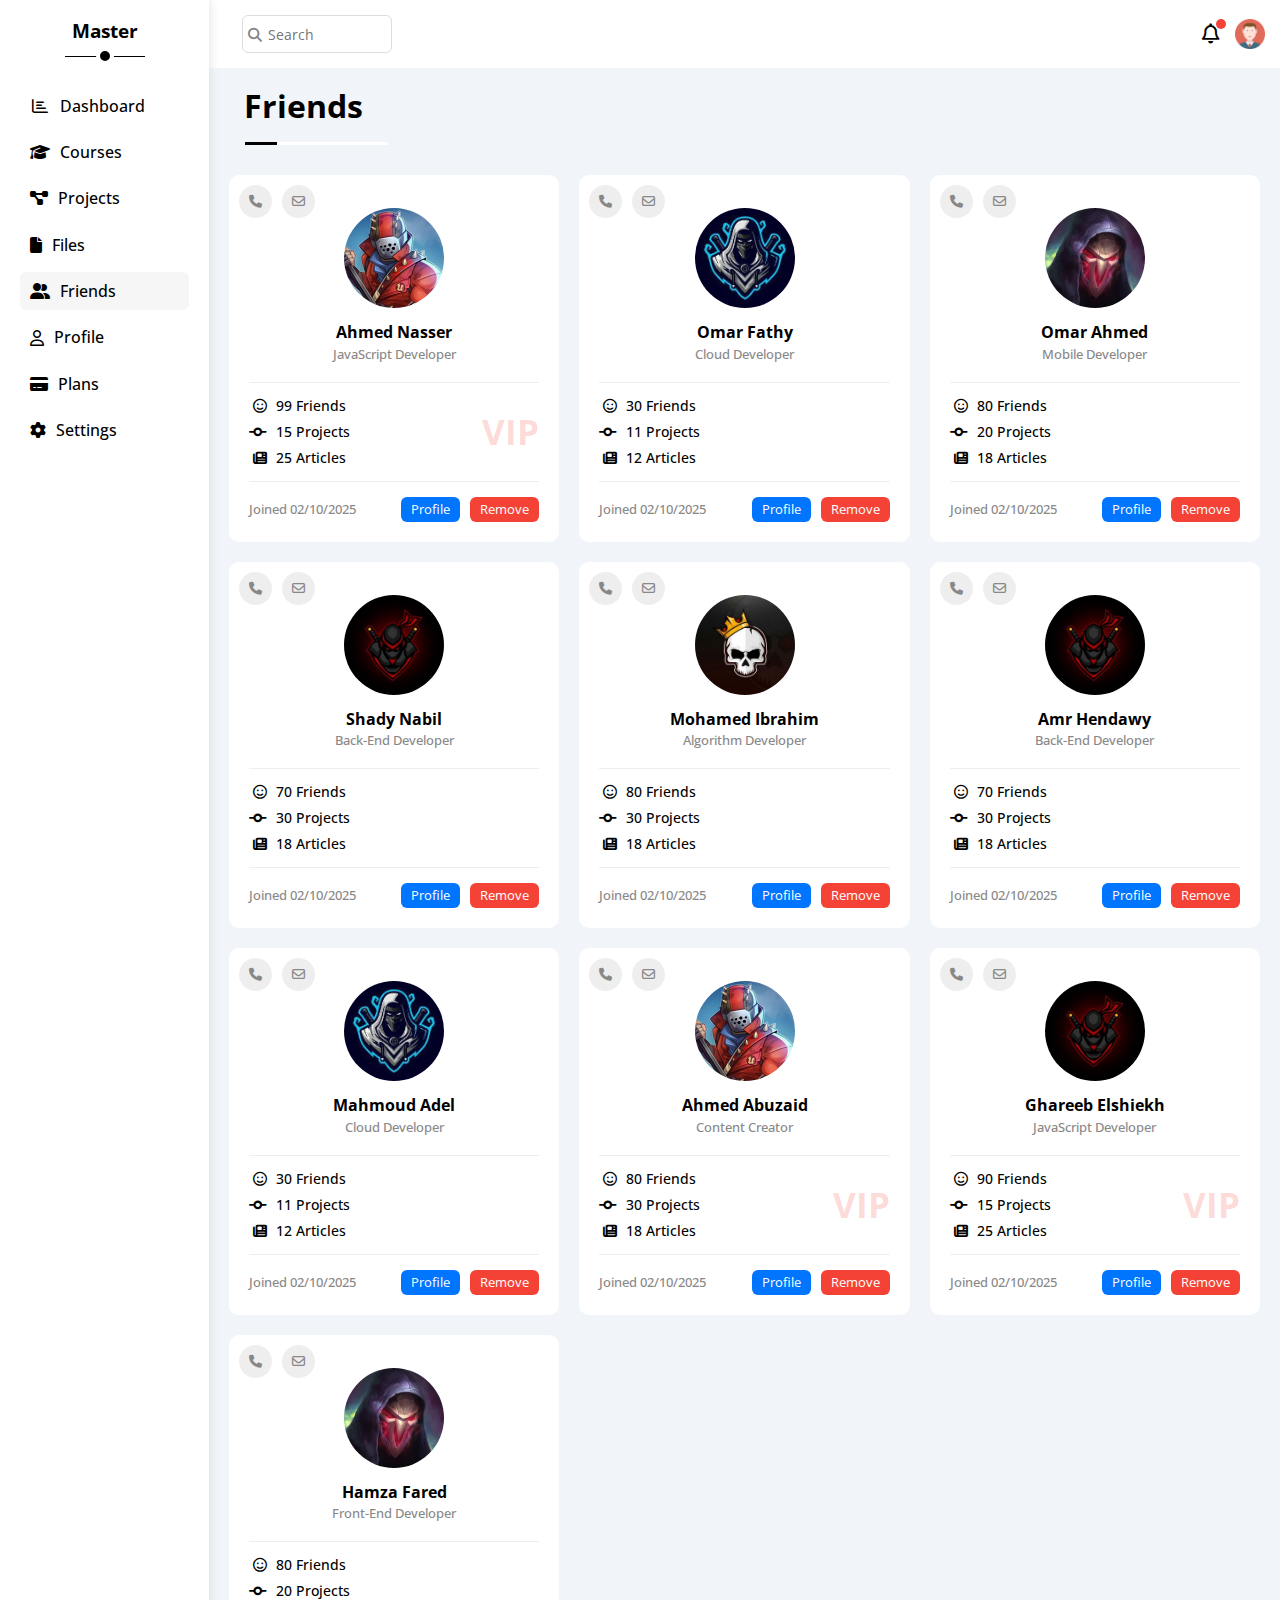
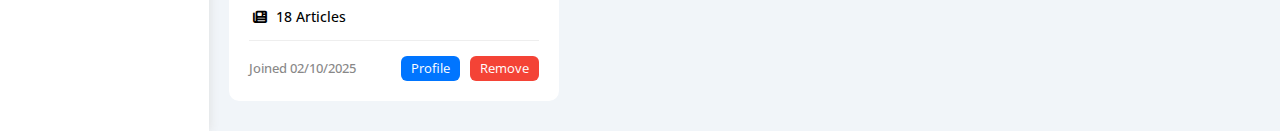
<file: friends.html>
<!DOCTYPE html>
<html lang="en">
  <head>
    <meta charset="UTF-8">
    <meta name="viewport" content="width=device-width, initial-scale=1.0">
    <link rel="stylesheet" href="css/framwork.css">
    <link rel="stylesheet" href="css/style.css">
    <link rel="stylesheet" href="css/normalize.css">
    <link rel="stylesheet" href="css/all.min.css">
    <link rel="preconnect" href="https://fonts.googleapis.com">
    <link rel="preconnect" href="https://fonts.gstatic.com" crossorigin>
    <link href="https://fonts.googleapis.com/css2?family=Cairo:slnt,wght@-11..11,200..1000&family=Open+Sans:ital,wght@0,300..800;1,300..800&display=swap" rel="stylesheet">
    <title>Friends</title>
  </head>

  <body>
    <div class="page d-flex">
      <!-- -----------------------------------------Start Sidebar------------------------------------->
      <div class="sidebar bg-white">
        <div class="parent p-20">
          <h3 class="p-rela txt-center">Master</h3>
          <ul>
            <li>
              <a class="d-flex align-center c-black rad-6 p-10" href="index.html">
                <i class="fa-regular fa-chart-bar fa-fw"></i>
                <span>Dashboard</span>
              </a>
            </li>
            <li>
              <a class="d-flex align-center c-black rad-6 p-10" href="courses.html">
                <i class="fa-solid fa-graduation-cap"></i>
                <span>Courses</span>
              </a>
            </li>
            <li>
              <a class="d-flex align-center c-black rad-6 p-10" href="projects.html">
                <i class="fa-solid fa-diagram-project"></i>
                <span>Projects</span>
              </a>
            </li>
            <li>
              <a class="d-flex align-center c-black rad-6 p-10" href="files.html">
                <i class="fa-solid fa-file"></i>
                <span>Files</span>
              </a>
            </li>
            <li>
              <a class="active d-flex align-center c-black rad-6 p-10" href="friends.html">
                <i class="fa-solid fa-user-group"></i>
                <span>Friends</span>
              </a>
            </li>
            <li>
              <a class="d-flex align-center c-black rad-6 p-10" href="profile.html">
                <i class="fa-regular fa-user"></i>
                <span>Profile</span>
              </a>
            </li>
            <li>
              <a class="d-flex align-center c-black rad-6 p-10" href="plans.html">
                <i class="fa-solid fa-credit-card"></i>
                <span>Plans</span>
              </a>
            </li>
            <li>
              <a class="d-flex align-center c-black rad-6 p-10" href="settings.html">
                <i class="fa-solid fa-gear"></i>
                <span>Settings</span>
              </a>
            </li>
          </ul>
        </div>
      </div>
      <!-- -----------------------------------------End Sidebar--------------------------------------->

      <div class="content">
        <!-- -----------------------------------------Start Fixed Header------------------------------>
        <div class="header d-flex align-center bg-white">
          <div class="search">
            <i class="fa-solid fa-magnifying-glass p-rela fs-14"></i>
            <input type="search" placeholder="Search" class="rad-6">
          </div>
          <div class="notification d-flex align-center">
            <i class="fa-regular fa-bell"></i>
            <img src="imgs/avatar.png" alt="">
          </div>
        </div>
        <h1 class="p-rela p-20">Friends</h1>
        <!-------------------------------------------- End Fixed Header------------------------------->
        
        <!---------------------------------------------Start Friends-Content --------------------------->
        <div class="friends d-grid gap-20">
          <div class="block rad-10 bg-white p-20">
            <div class="contact d-flex align-center gap-10">
              <i class="fa-solid fa-phone c-grey fs-13 rad-50 bg-eee p-10"></i>
              <i class="fa-regular fa-envelope c-grey fs-13 rad-50 bg-eee p-10"></i>
            </div>
            <div class="info d-flex justify-center align-center">
              <img src="imgs/friend-01.jpg" alt="img" class="rad-50">
              <h4 class="mt-15 mb-5">Ahmed Nasser</h4>
              <p class="fs-13 c-grey fw-500">JavaScript Developer</p>
            </div>
            <div class="data d-flex space-between align-center fw-500">
              <div class="numbers d-flex align-center">
                <div class="fs-14 mb-10">
                  <i class="fa-regular fa-face-smile"></i>
                  <span>99 Friends</span>
                </div>
                <div class="fs-14 mb-10">
                  <i class="fa-solid fa-code-commit"></i>
                  <span> 15 Projects</span>
                </div>
                <div class="fs-14">
                  <i class="fa-solid fa-newspaper"></i>
                  <span> 25 Articles</span>
                </div>
              </div>
              <span class="vip c-red">VIP</span>
            </div>
            <div class="edit d-flex align-center space-between mt-15">
              <div class="date">
                <p class="c-grey fs-13 fw-500">Joined 02/10/2025</p>
              </div>
              <div class="link d-flex align-center gap-10">
                <a href="#" class="btn-shape fs-13">Profile</a>
                <a href="#" class="btn-shape fs-13">Remove</a>
              </div>
            </div>
          </div>
          <div class="block rad-10 bg-white p-20">
            <div class="contact d-flex align-center gap-10">
              <i class="fa-solid fa-phone c-grey fs-13 rad-50 bg-eee p-10"></i>
              <i class="fa-regular fa-envelope c-grey fs-13 rad-50 bg-eee p-10"></i>
            </div>
            <div class="info d-flex justify-center align-center">
              <img src="imgs/friend-02.jpg" alt="img" class="rad-50">
              <h4 class="mt-15 mb-5">Omar Fathy</h4>
              <p class="fs-13 c-grey fw-500">Cloud Developer</p>
            </div>
            <div class="data d-flex space-between align-center fw-500">
              <div class="numbers d-flex align-center">
                <div class="fs-14 mb-10">
                  <i class="fa-regular fa-face-smile"></i>
                  <span> 30 Friends</span>
                </div>
                <div class="fs-14 mb-10">
                  <i class="fa-solid fa-code-commit"></i>
                  <span> 11 Projects</span>
                </div>
                <div class="fs-14">
                  <i class="fa-solid fa-newspaper"></i>
                  <span> 12 Articles</span>
                </div>
              </div>
            </div>
            <div class="edit d-flex align-center space-between mt-15">
              <div class="date">
                <p class="c-grey fs-13 fw-500">Joined 02/10/2025</p>
              </div>
              <div class="link d-flex align-center gap-10">
                <a href="#" class="btn-shape fs-13">Profile</a>
                <a href="#" class="btn-shape fs-13">Remove</a>
              </div>
            </div>
          </div>
          <div class="block rad-10 bg-white p-20">
            <div class="contact d-flex align-center gap-10">
              <i class="fa-solid fa-phone c-grey fs-13 rad-50 bg-eee p-10"></i>
              <i class="fa-regular fa-envelope c-grey fs-13 rad-50 bg-eee p-10"></i>
            </div>
            <div class="info d-flex justify-center align-center">
              <img src="imgs/friend-03.jpg" alt="img" class="rad-50">
              <h4 class="mt-15 mb-5">Omar Ahmed</h4>
              <p class="fs-13 c-grey fw-500">Mobile Developer</p>
            </div>
            <div class="data d-flex space-between align-center fw-500">
              <div class="numbers d-flex align-center">
                <div class="fs-14 mb-10">
                  <i class="fa-regular fa-face-smile"></i>
                  <span> 80 Friends</span>
                </div>
                <div class="fs-14 mb-10">
                  <i class="fa-solid fa-code-commit"></i>
                  <span> 20 Projects</span>
                </div>
                <div class="fs-14">
                  <i class="fa-solid fa-newspaper"></i>
                  <span> 18 Articles</span>
                </div>
              </div>
            </div>
            <div class="edit d-flex align-center space-between mt-15">
              <div class="date">
                <p class="c-grey fs-13 fw-500">Joined 02/10/2025</p>
              </div>
              <div class="link d-flex align-center gap-10">
                <a href="#" class="btn-shape fs-13">Profile</a>
                <a href="#" class="btn-shape fs-13">Remove</a>
              </div>
            </div>
          </div>
          <div class="block rad-10 bg-white p-20">
            <div class="contact d-flex align-center gap-10">
              <i class="fa-solid fa-phone c-grey fs-13 rad-50 bg-eee p-10"></i>
              <i class="fa-regular fa-envelope c-grey fs-13 rad-50 bg-eee p-10"></i>
            </div>
            <div class="info d-flex justify-center align-center">
              <img src="imgs/friend-04.jpg" alt="img" class="rad-50">
              <h4 class="mt-15 mb-5">Shady Nabil</h4>
              <p class="fs-13 c-grey fw-500">Back-End Developer</p>
            </div>
            <div class="data d-flex space-between align-center fw-500">
              <div class="numbers d-flex align-center">
                <div class="fs-14 mb-10">
                  <i class="fa-regular fa-face-smile"></i>
                  <span> 70 Friends</span>
                </div>
                <div class="fs-14 mb-10">
                  <i class="fa-solid fa-code-commit"></i>
                  <span> 30 Projects</span>
                </div>
                <div class="fs-14">
                  <i class="fa-solid fa-newspaper"></i>
                  <span> 18 Articles</span>
                </div>
              </div>
            </div>
            <div class="edit d-flex align-center space-between mt-15">
              <div class="date">
                <p class="c-grey fs-13 fw-500">Joined 02/10/2025</p>
              </div>
              <div class="link d-flex align-center gap-10">
                <a href="#" class="btn-shape fs-13">Profile</a>
                <a href="#" class="btn-shape fs-13">Remove</a>
              </div>
            </div>
          </div>
          <div class="block rad-10 bg-white p-20">
            <div class="contact d-flex align-center gap-10">
              <i class="fa-solid fa-phone c-grey fs-13 rad-50 bg-eee p-10"></i>
              <i class="fa-regular fa-envelope c-grey fs-13 rad-50 bg-eee p-10"></i>
            </div>
            <div class="info d-flex justify-center align-center">
              <img src="imgs/friend-05.jpg" alt="img" class="rad-50">
              <h4 class="mt-15 mb-5">Mohamed Ibrahim</h4>
              <p class="fs-13 c-grey fw-500">Algorithm Developer</p>
            </div>
            <div class="data d-flex space-between align-center fw-500">
              <div class="numbers d-flex align-center">
                <div class="fs-14 mb-10">
                  <i class="fa-regular fa-face-smile"></i>
                  <span> 80 Friends</span>
                </div>
                <div class="fs-14 mb-10">
                  <i class="fa-solid fa-code-commit"></i>
                  <span> 30 Projects</span>
                </div>
                <div class="fs-14">
                  <i class="fa-solid fa-newspaper"></i>
                  <span> 18 Articles</span>
                </div>
              </div>
            </div>
            <div class="edit d-flex align-center space-between mt-15">
              <div class="date">
                <p class="c-grey fs-13 fw-500">Joined 02/10/2025</p>
              </div>
              <div class="link d-flex align-center gap-10">
                <a href="#" class="btn-shape fs-13">Profile</a>
                <a href="#" class="btn-shape fs-13">Remove</a>
              </div>
            </div>
          </div>
          <div class="block rad-10 bg-white p-20">
            <div class="contact d-flex align-center gap-10">
              <i class="fa-solid fa-phone c-grey fs-13 rad-50 bg-eee p-10"></i>
              <i class="fa-regular fa-envelope c-grey fs-13 rad-50 bg-eee p-10"></i>
            </div>
            <div class="info d-flex justify-center align-center">
              <img src="imgs/friend-04.jpg" alt="img" class="rad-50">
              <h4 class="mt-15 mb-5">Amr Hendawy</h4>
              <p class="fs-13 c-grey fw-500">Back-End Developer</p>
            </div>
            <div class="data d-flex space-between align-center fw-500">
              <div class="numbers d-flex align-center">
                <div class="fs-14 mb-10">
                  <i class="fa-regular fa-face-smile"></i>
                  <span> 70 Friends</span>
                </div>
                <div class="fs-14 mb-10">
                  <i class="fa-solid fa-code-commit"></i>
                  <span> 30 Projects</span>
                </div>
                <div class="fs-14">
                  <i class="fa-solid fa-newspaper"></i>
                  <span> 18 Articles</span>
                </div>
              </div>
            </div>
            <div class="edit d-flex align-center space-between mt-15">
              <div class="date">
                <p class="c-grey fs-13 fw-500">Joined 02/10/2025</p>
              </div>
              <div class="link d-flex align-center gap-10">
                <a href="#" class="btn-shape fs-13">Profile</a>
                <a href="#" class="btn-shape fs-13">Remove</a>
              </div>
            </div>
          </div>
          <div class="block rad-10 bg-white p-20">
            <div class="contact d-flex align-center gap-10">
              <i class="fa-solid fa-phone c-grey fs-13 rad-50 bg-eee p-10"></i>
              <i class="fa-regular fa-envelope c-grey fs-13 rad-50 bg-eee p-10"></i>
            </div>
            <div class="info d-flex justify-center align-center">
              <img src="imgs/friend-02.jpg" alt="img" class="rad-50">
              <h4 class="mt-15 mb-5">Mahmoud Adel</h4>
              <p class="fs-13 c-grey fw-500">Cloud Developer</p>
            </div>
            <div class="data d-flex space-between align-center fw-500">
              <div class="numbers d-flex align-center">
                <div class="fs-14 mb-10">
                  <i class="fa-regular fa-face-smile"></i>
                  <span> 30 Friends</span>
                </div>
                <div class="fs-14 mb-10">
                  <i class="fa-solid fa-code-commit"></i>
                  <span> 11 Projects</span>
                </div>
                <div class="fs-14">
                  <i class="fa-solid fa-newspaper"></i>
                  <span> 12 Articles</span>
                </div>
              </div>
            </div>
            <div class="edit d-flex align-center space-between mt-15">
              <div class="date">
                <p class="c-grey fs-13 fw-500">Joined 02/10/2025</p>
              </div>
              <div class="link d-flex align-center gap-10">
                <a href="#" class="btn-shape fs-13">Profile</a>
                <a href="#" class="btn-shape fs-13">Remove</a>
              </div>
            </div>
          </div>
          <div class="block rad-10 bg-white p-20">
            <div class="contact d-flex align-center gap-10">
              <i class="fa-solid fa-phone c-grey fs-13 rad-50 bg-eee p-10"></i>
              <i class="fa-regular fa-envelope c-grey fs-13 rad-50 bg-eee p-10"></i>
            </div>
            <div class="info d-flex justify-center align-center">
              <img src="imgs/friend-01.jpg" alt="img" class="rad-50">
              <h4 class="mt-15 mb-5">Ahmed Abuzaid</h4>
              <p class="fs-13 c-grey fw-500">Content Creator</p>
            </div>
            <div class="data d-flex space-between align-center fw-500">
              <div class="numbers d-flex align-center">
                <div class="fs-14 mb-10">
                  <i class="fa-regular fa-face-smile"></i>
                  <span> 80 Friends</span>
                </div>
                <div class="fs-14 mb-10">
                  <i class="fa-solid fa-code-commit"></i>
                  <span> 30 Projects</span>
                </div>
                <div class="fs-14">
                  <i class="fa-solid fa-newspaper"></i>
                  <span> 18 Articles</span>
                </div>
              </div>
              <span class="vip c-red">VIP</span>
            </div>
            <div class="edit d-flex align-center space-between mt-15">
              <div class="date">
                <p class="c-grey fs-13 fw-500">Joined 02/10/2025</p>
              </div>
              <div class="link d-flex align-center gap-10">
                <a href="#" class="btn-shape fs-13">Profile</a>
                <a href="#" class="btn-shape fs-13">Remove</a>
              </div>
            </div>
          </div>
          <div class="block rad-10 bg-white p-20">
            <div class="contact d-flex align-center gap-10">
              <i class="fa-solid fa-phone c-grey fs-13 rad-50 bg-eee p-10"></i>
              <i class="fa-regular fa-envelope c-grey fs-13 rad-50 bg-eee p-10"></i>
            </div>
            <div class="info d-flex justify-center align-center">
              <img src="imgs/friend-04.jpg" alt="img" class="rad-50">
              <h4 class="mt-15 mb-5">Ghareeb Elshiekh</h4>
              <p class="fs-13 c-grey fw-500">JavaScript Developer</p>
            </div>
            <div class="data d-flex space-between align-center fw-500">
              <div class="numbers d-flex align-center">
                <div class="fs-14 mb-10">
                  <i class="fa-regular fa-face-smile"></i>
                  <span> 90 Friends</span>
                </div>
                <div class="fs-14 mb-10">
                  <i class="fa-solid fa-code-commit"></i>
                  <span> 15 Projects</span>
                </div>
                <div class="fs-14">
                  <i class="fa-solid fa-newspaper"></i>
                  <span>25 Articles</span>
                </div>
              </div>
              <span class="vip c-red">VIP</span>
            </div>
            <div class="edit d-flex align-center space-between mt-15">
              <div class="date">
                <p class="c-grey fs-13 fw-500">Joined 02/10/2025</p>
              </div>
              <div class="link d-flex align-center gap-10">
                <a href="#" class="btn-shape fs-13">Profile</a>
                <a href="#" class="btn-shape fs-13">Remove</a>
              </div>
            </div>
          </div>
          <div class="block rad-10 bg-white p-20">
            <div class="contact d-flex align-center gap-10">
              <i class="fa-solid fa-phone c-grey fs-13 rad-50 bg-eee p-10"></i>
              <i class="fa-regular fa-envelope c-grey fs-13 rad-50 bg-eee p-10"></i>
            </div>
            <div class="info d-flex justify-center align-center">
              <img src="imgs/friend-03.jpg" alt="img" class="rad-50">
              <h4 class="mt-15 mb-5">Hamza Fared</h4>
              <p class="fs-13 c-grey fw-500">Front-End Developer</p>
            </div>
            <div class="data d-flex space-between align-center fw-500">
              <div class="numbers d-flex align-center">
                <div class="fs-14 mb-10">
                  <i class="fa-regular fa-face-smile"></i>
                  <span> 80 Friends</span>
                </div>
                <div class="fs-14 mb-10">
                  <i class="fa-solid fa-code-commit"></i>
                  <span> 20 Projects</span>
                </div>
                <div class="fs-14">
                  <i class="fa-solid fa-newspaper"></i>
                  <span> 18 Articles</span>
                </div>
              </div>
            </div>
            <div class="edit d-flex align-center space-between mt-15">
              <div class="date">
                <p class="c-grey fs-13 fw-500">Joined 02/10/2025</p>
              </div>
              <div class="link d-flex align-center gap-10">
                <a href="#" class="btn-shape fs-13">Profile</a>
                <a href="#" class="btn-shape fs-13">Remove</a>
              </div>
            </div>
          </div>
        </div>
        <!---------------------------------------------End Friends-Content ----------------------------->
      </div>
    </div>
  </body>
</html>
</file>
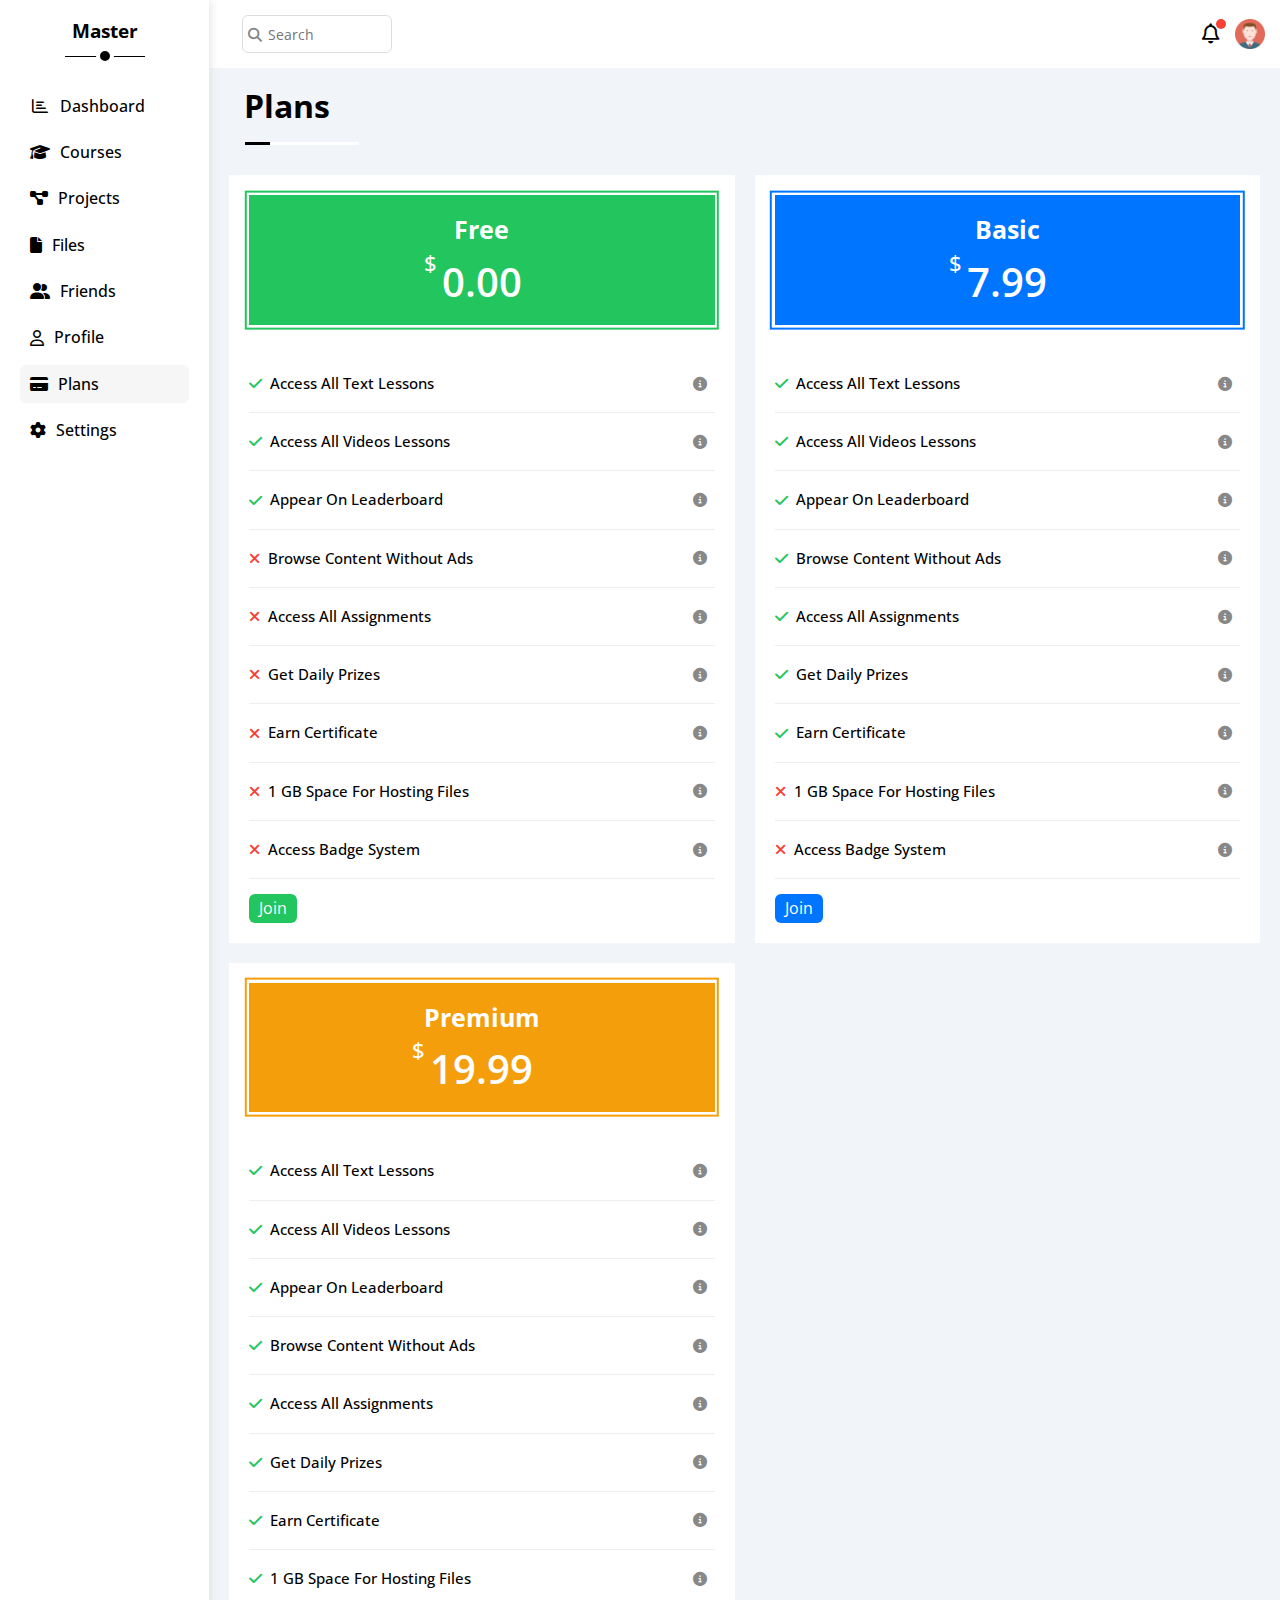
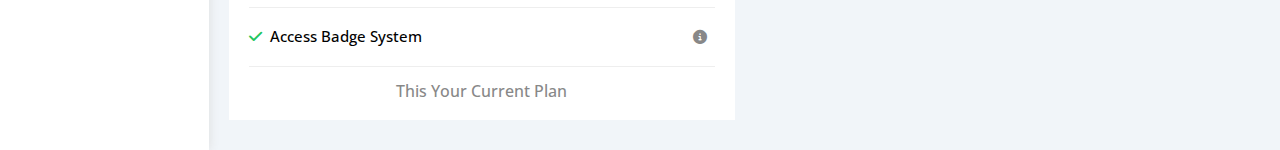
<file: plans.html>
<!DOCTYPE html>
<html lang="en">
  <head>
    <meta charset="UTF-8">
    <meta name="viewport" content="width=device-width, initial-scale=1.0">
    <link rel="stylesheet" href="css/framwork.css">
    <link rel="stylesheet" href="css/style.css">
    <link rel="stylesheet" href="css/normalize.css">
    <link rel="stylesheet" href="css/all.min.css">
    <link rel="preconnect" href="https://fonts.googleapis.com">
    <link rel="preconnect" href="https://fonts.gstatic.com" crossorigin>
    <link href="https://fonts.googleapis.com/css2?family=Cairo:slnt,wght@-11..11,200..1000&family=Open+Sans:ital,wght@0,300..800;1,300..800&display=swap" rel="stylesheet">
    <title>Plans</title>
  </head>

  <body>
    <div class="page d-flex">
      <!-- -----------------------------------------Start Sidebar------------------------------------->
      <div class="sidebar bg-white">
        <div class="parent p-20">
          <h3 class="p-rela txt-center">Master</h3>
          <ul>
            <li>
              <a class="d-flex align-center c-black rad-6 p-10" href="index.html">
                <i class="fa-regular fa-chart-bar fa-fw"></i>
                <span>Dashboard</span>
              </a>
            </li>
            <li>
              <a class="d-flex align-center c-black rad-6 p-10" href="courses.html">
                <i class="fa-solid fa-graduation-cap"></i>
                <span>Courses</span>
              </a>
            </li>
            <li>
              <a class="d-flex align-center c-black rad-6 p-10" href="projects.html">
                <i class="fa-solid fa-diagram-project"></i>
                <span>Projects</span>
              </a>
            </li>
            <li>
              <a class="d-flex align-center c-black rad-6 p-10" href="files.html">
                <i class="fa-solid fa-file"></i>
                <span>Files</span>
              </a>
            </li>
            <li>
              <a class="d-flex align-center c-black rad-6 p-10" href="friends.html">
                <i class="fa-solid fa-user-group"></i>
                <span>Friends</span>
              </a>
            </li>
            <li>
              <a class="d-flex align-center c-black rad-6 p-10" href="profile.html">
                <i class="fa-regular fa-user"></i>
                <span>Profile</span>
              </a>
            </li>
            <li>
              <a class="active d-flex align-center c-black rad-6 p-10" href="plans.html">
                <i class="fa-solid fa-credit-card"></i>
                <span>Plans</span>
              </a>
            </li>
            <li>
              <a class="d-flex align-center c-black rad-6 p-10" href="settings.html">
                <i class="fa-solid fa-gear"></i>
                <span>Settings</span>
              </a>
            </li>
          </ul>
        </div>
      </div>
      <!-- -----------------------------------------End Sidebar--------------------------------------->
      <!---------------------------------------------Start Plans-Page---- ---------------------------->
      <div class="content">
        <!-- ------Start Fixed Header------------------------------>
        <div class="header d-flex align-center bg-white">
          <div class="search">
            <i class="fa-solid fa-magnifying-glass p-rela fs-14"></i>
            <input type="search" placeholder="Search" class="rad-6">
          </div>
          <div class="notification d-flex align-center">
            <i class="fa-regular fa-bell"></i>
            <img src="imgs/avatar.png" alt="">
          </div>
        </div>
        <h1 class="p-rela p-20">Plans</h1>
        <!--------- End Fixed Header------------------------------->

        <!--------- Start Plans Content---------------------------->
        <div class="plans d-grid gap-20">
          <div class="table p-20 bg-white">
            <div class="title txt-center bg-green p-rela">
              <h3 class="mb-15 c-white">Free</h3>
              <div class="price p-rela">
                <p class="c-white">0.00</p>
              </div>
            </div>
            <ul>
              <li class="d-flex align-center">
                <i class="fa-solid fa-check c-green"></i>
                <p>Access All Text Lessons</p>
                <i class="fa-solid fa-circle-info c-grey fs-14"></i>
              </li>
              <li class="d-flex align-center">
                <i class="fa-solid fa-check c-green"></i>
                <p>Access All Videos Lessons</p>
                <i class="fa-solid fa-circle-info c-grey fs-14"></i>
              </li>
              <li class="d-flex align-center">
                <i class="fa-solid fa-check c-green"></i>
                <p>Appear On Leaderboard</p>
                <i class="fa-solid fa-circle-info c-grey fs-14"></i>
              </li>
              <li class="d-flex align-center">
                <i class="fa-solid fa-xmark c-red"></i>
                <p>Browse Content Without Ads</p>
                <i class="fa-solid fa-circle-info c-grey fs-14"></i>
              </li>
              <li class="d-flex align-center">
                <i class="fa-solid fa-xmark c-red"></i>
                <p>Access All Assignments</p>
                <i class="fa-solid fa-circle-info c-grey fs-14"></i>
              </li>
              <li class="d-flex align-center">
                <i class="fa-solid fa-xmark c-red"></i>
                <p>Get Daily Prizes</p>
                <i class="fa-solid fa-circle-info c-grey fs-14"></i>
              </li>
              <li class="d-flex align-center">
                <i class="fa-solid fa-xmark c-red"></i>
                <p>Earn Certificate</p>
                <i class="fa-solid fa-circle-info c-grey fs-14"></i>
              </li>
              <li class="d-flex align-center">
                <i class="fa-solid fa-xmark c-red"></i>
                <p>1 GB Space For Hosting Files</p>
                <i class="fa-solid fa-circle-info c-grey fs-14"></i>
              </li>
              <li class="d-flex align-center">
                <i class="fa-solid fa-xmark c-red"></i>
                <p>Access Badge System</p>
                <i class="fa-solid fa-circle-info c-grey fs-14"></i>
              </li>
            </ul>
            <a href="#" class="btn-shape bg-green">Join</a>
          </div>
          <div class="table p-20 bg-white">
            <div class="title txt-center bg-blue p-rela">
              <h3 class="mb-15 c-white">Basic</h3>
              <div class="price p-rela">
                <p class="c-white">7.99</p>
              </div>
            </div>
            <ul>
              <li class="d-flex align-center">
                <i class="fa-solid fa-check c-green"></i>
                <p>Access All Text Lessons</p>
                <i class="fa-solid fa-circle-info c-grey fs-14"></i>
              </li>
              <li class="d-flex align-center">
                <i class="fa-solid fa-check c-green"></i>
                <p>Access All Videos Lessons</p>
                <i class="fa-solid fa-circle-info c-grey fs-14"></i>
              </li>
              <li class="d-flex align-center">
                <i class="fa-solid fa-check c-green"></i>
                <p>Appear On Leaderboard</p>
                <i class="fa-solid fa-circle-info c-grey fs-14"></i>
              </li>
              <li class="d-flex align-center">
                <i class="fa-solid fa-check c-green"></i>
                <p>Browse Content Without Ads</p>
                <i class="fa-solid fa-circle-info c-grey fs-14"></i>
              </li>
              <li class="d-flex align-center">
                <i class="fa-solid fa-check c-green"></i>
                <p>Access All Assignments</p>
                <i class="fa-solid fa-circle-info c-grey fs-14"></i>
              </li>
              <li class="d-flex align-center">
                <i class="fa-solid fa-check c-green"></i>
                <p>Get Daily Prizes</p>
                <i class="fa-solid fa-circle-info c-grey fs-14"></i>
              </li>
              <li class="d-flex align-center">
                <i class="fa-solid fa-check c-green"></i>
                <p>Earn Certificate</p>
                <i class="fa-solid fa-circle-info c-grey fs-14"></i>
              </li>
              <li class="d-flex align-center">
                <i class="fa-solid fa-xmark c-red"></i>
                <p>1 GB Space For Hosting Files</p>
                <i class="fa-solid fa-circle-info c-grey fs-14"></i>
              </li>
              <li class="d-flex align-center">
                <i class="fa-solid fa-xmark c-red"></i>
                <p>Access Badge System</p>
                <i class="fa-solid fa-circle-info c-grey fs-14"></i>
              </li>
            </ul>
            <a href="#" class="btn-shape bg-blue">Join</a>
          </div>
          <div class="table p-20 bg-white">
            <div class="title txt-center bg-orange p-rela">
              <h3 class="mb-15 c-white">Premium</h3>
              <div class="price p-rela">
                <p class="c-white">19.99</p>
              </div>
            </div>
            <ul>
              <li class="d-flex align-center">
                <i class="fa-solid fa-check c-green"></i>
                <p>Access All Text Lessons</p>
                <i class="fa-solid fa-circle-info c-grey fs-14"></i>
              </li>
              <li class="d-flex align-center">
                <i class="fa-solid fa-check c-green"></i>
                <p>Access All Videos Lessons</p>
                <i class="fa-solid fa-circle-info c-grey fs-14"></i>
              </li>
              <li class="d-flex align-center">
                <i class="fa-solid fa-check c-green"></i>
                <p>Appear On Leaderboard</p>
                <i class="fa-solid fa-circle-info c-grey fs-14"></i>
              </li>
              <li class="d-flex align-center">
                <i class="fa-solid fa-check c-green"></i>
                <p>Browse Content Without Ads</p>
                <i class="fa-solid fa-circle-info c-grey fs-14"></i>
              </li>
              <li class="d-flex align-center">
                <i class="fa-solid fa-check c-green"></i>
                <p>Access All Assignments</p>
                <i class="fa-solid fa-circle-info c-grey fs-14"></i>
              </li>
              <li class="d-flex align-center">
                <i class="fa-solid fa-check c-green"></i>
                <p>Get Daily Prizes</p>
                <i class="fa-solid fa-circle-info c-grey fs-14"></i>
              </li>
              <li class="d-flex align-center">
                <i class="fa-solid fa-check c-green"></i>
                <p>Earn Certificate</p>
                <i class="fa-solid fa-circle-info c-grey fs-14"></i>
              </li>
              <li class="d-flex align-center">
                <i class="fa-solid fa-check c-green"></i>
                <p>1 GB Space For Hosting Files</p>
                <i class="fa-solid fa-circle-info c-grey fs-14"></i>
              </li>
              <li class="d-flex align-center">
                <i class="fa-solid fa-check c-green"></i>
                <p>Access Badge System</p>
                <i class="fa-solid fa-circle-info c-grey fs-14"></i>
              </li>
            </ul>
            <p class="txt-center c-grey fw-500 mt-15">This Your Current Plan</p>
          </div>
        </div>
        <!--------- End Plans Content------------------------------>
        <!---------------------------------------------End Plans-Page ----------------------------->
      </div>
    </div>
  </body>
</html>
</file>
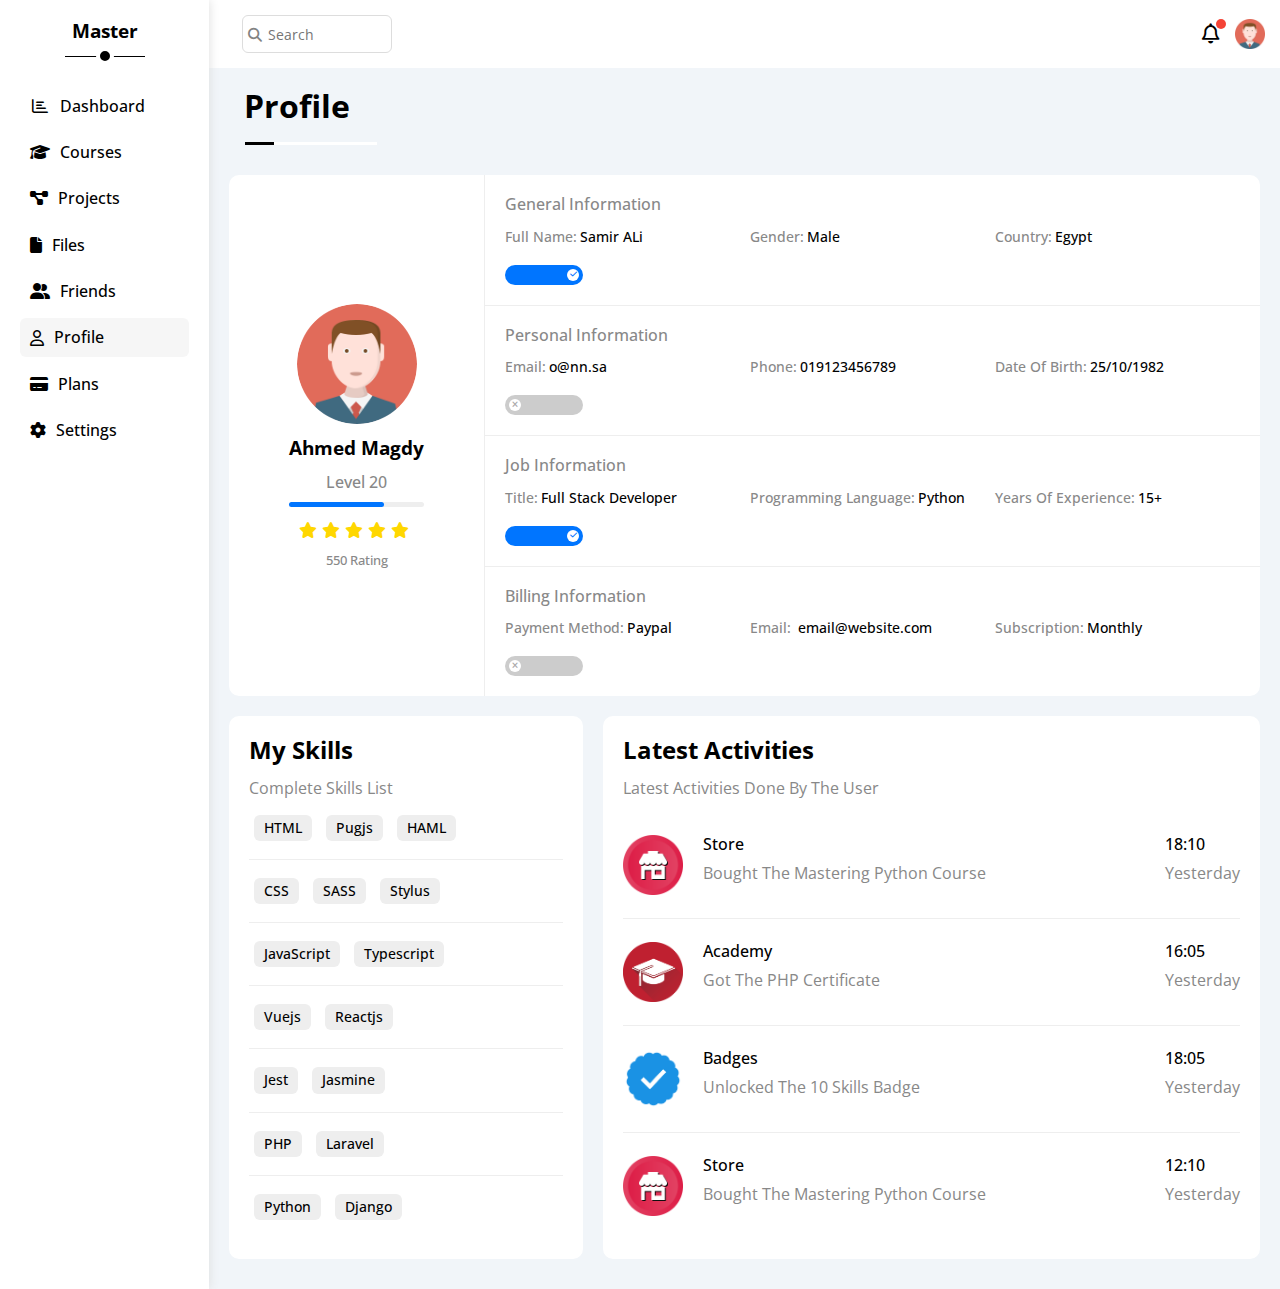
<file: profile.html>
<!DOCTYPE html>
<html lang="en">
  <head>
    <meta charset="UTF-8">
    <meta name="viewport" content="width=device-width, initial-scale=1.0">
    <link rel="stylesheet" href="css/framwork.css">
    <link rel="stylesheet" href="css/style.css">
    <link rel="stylesheet" href="css/normalize.css">
    <link rel="stylesheet" href="css/all.min.css">
    <link rel="preconnect" href="https://fonts.googleapis.com">
    <link rel="preconnect" href="https://fonts.gstatic.com" crossorigin>
    <link href="https://fonts.googleapis.com/css2?family=Cairo:slnt,wght@-11..11,200..1000&family=Open+Sans:ital,wght@0,300..800;1,300..800&display=swap" rel="stylesheet">
    <title>Profile</title>
  </head>

  <body>
    <div class="page d-flex">
      <!-- -----------------------------------------Start Sidebar------------------------------------->
      <div class="sidebar bg-white">
        <div class="parent p-20">
          <h3 class="p-rela txt-center">Master</h3>
          <ul>
            <li>
              <a class="d-flex align-center c-black rad-6 p-10" href="index.html">
                <i class="fa-regular fa-chart-bar fa-fw"></i>
                <span>Dashboard</span>
              </a>
            </li>
            <li>
              <a class="d-flex align-center c-black rad-6 p-10" href="courses.html">
                <i class="fa-solid fa-graduation-cap"></i>
                <span>Courses</span>
              </a>
            </li>
            <li>
              <a class="d-flex align-center c-black rad-6 p-10" href="projects.html">
                <i class="fa-solid fa-diagram-project"></i>
                <span>Projects</span>
              </a>
            </li>
            <li>
              <a class="d-flex align-center c-black rad-6 p-10" href="files.html">
                <i class="fa-solid fa-file"></i>
                <span>Files</span>
              </a>
            </li>
            <li>
              <a class="d-flex align-center c-black rad-6 p-10" href="friends.html">
                <i class="fa-solid fa-user-group"></i>
                <span>Friends</span>
              </a>
            </li>
            <li>
              <a class="active d-flex align-center c-black rad-6 p-10" href="profile.html">
                <i class="fa-regular fa-user"></i>
                <span>Profile</span>
              </a>
            </li>
            <li>
              <a class="d-flex align-center c-black rad-6 p-10" href="plans.html">
                <i class="fa-solid fa-credit-card"></i>
                <span>Plans</span>
              </a>
            </li>
            <li>
              <a class="d-flex align-center c-black rad-6 p-10" href="settings.html">
                <i class="fa-solid fa-gear"></i>
                <span>Settings</span>
              </a>
            </li>
          </ul>
        </div>
      </div>
      <!-- -----------------------------------------End Sidebar--------------------------------------->

        <!---------------------------------------------Start Profile-Content ---------------------------->
      <div class="content">
        <!-- -----------------------------------------Start Fixed Header------------------------------>
        <div class="header d-flex align-center bg-white">
          <div class="search">
            <i class="fa-solid fa-magnifying-glass p-rela fs-14"></i>
            <input type="search" placeholder="Search" class="rad-6">
          </div>
          <div class="notification d-flex align-center">
            <i class="fa-regular fa-bell"></i>
            <img src="imgs/avatar.png" alt="">
          </div>
        </div>
        <h1 class="p-rela p-20">Profile</h1>
        <!-------------------------------------------- End Fixed Header------------------------------->
        
        <!---------------------------------------------Start Profile-Content --------------------------->
        <div class="profile">
          <div class="my-profile bg-white rad-10 d-flex align-center">
            <div class="main-info txt-center">
              <img src="imgs/avatar.png" alt="img" class="rad-50">
              <h3 class="mb-15 mt-10">Ahmed Magdy</h3>
              <p class="c-grey fw-500">Level 20</p>
              <div class="progress p-rela bg-eee rad-6 mt-10">
                <span class="p-abs bg-blue rad-6" style="width: 70%;"></span>
              </div>
              <div class="stars d-flex justify-center mt-15 mb-15">
                <i class="fa-solid fa-star"></i>
                <i class="fa-solid fa-star"></i>
                <i class="fa-solid fa-star"></i>
                <i class="fa-solid fa-star"></i>
                <i class="fa-solid fa-star"></i>
              </div>
              <p class="fs-13 c-grey fw-500">550 Rating</p>
            </div>
            <div class="information d-flex">
              <div class="row">
                <h4 class="mb-15 c-grey fw-500">General Information</h4>
                <ul class="d-flex align-center">
                  <li class="fs-14 fw-500"><span class="c-grey">Full Name:</span>Samir ALi</li>
                  <li class="fs-14 fw-500"><span class="c-grey">Gender:</span>Male</li>
                  <li class="fs-14 fw-500"><span class="c-grey">Country:</span>Egypt</li>
                </ul>
                <label>
                  <input type="checkbox" class="toggle-checkbox" checked>
                  <div class="toggle-switch p-rela"></div>
                </label>
              </div>
              <div class="row">
                <h4 class="mb-15 c-grey fw-500">Personal Information</h4>
                <ul class="d-flex align-center">
                  <li class="fs-14 fw-500"><span class="c-grey">Email:</span>o@nn.sa</li>
                  <li class="fs-14 fw-500"><span class="c-grey">Phone:</span>019123456789</li>
                  <li class="fs-14 fw-500"><span class="c-grey">Date Of Birth:</span>25/10/1982</li>
                </ul>
                <label>
                  <input type="checkbox" class="toggle-checkbox">
                  <div class="toggle-switch p-rela"></div>
                </label>
              </div>
              <div class="row">
                <h4 class="mb-15 c-grey fw-500">Job Information</h4>
                <ul class="d-flex align-center">
                  <li class="fs-14 fw-500"><span class="c-grey">Title:</span>Full Stack Developer</li>
                  <li class="fs-14 fw-500"><span class="c-grey">Programming Language:</span>Python</li>
                  <li class="fs-14 fw-500"><span class="c-grey">Years Of Experience:</span>15+</li>
                </ul>
                <label>
                  <input type="checkbox" class="toggle-checkbox" checked>
                  <div class="toggle-switch p-rela"></div>
                </label>
              </div>
              <div class="row">
                <h4 class="mb-15 c-grey fw-500">Billing Information</h4>
                <ul class="d-flex align-center">
                  <li class="fs-14 fw-500"><span class="c-grey">Payment Method:</span>Paypal</li>
                  <li class="fs-14 fw-500"><span class="c-grey">Email:</span> email@website.com</li>
                  <li class="fs-14 fw-500"><span class="c-grey">Subscription:</span>Monthly</li>
                </ul>
                <label>
                  <input type="checkbox" class="toggle-checkbox">
                  <div class="toggle-switch p-rela"></div>
                </label>
              </div>
            </div>
          </div>

          <div class="skills-activity d-flex gap-20">
            <div class="my-skills bg-white rad-10 p-20">
              <h2 class="mb-15">My Skills</h2>
              <p class="c-grey">Complete Skills List</p>
              <div class="row fw-500">
                <span class="bg-eee rad-6 fs-14">HTML</span>
                <span class="bg-eee rad-6 fs-14">Pugjs</span>
                <span class="bg-eee rad-6 fs-14">HAML</span>
              </div>
              <div class="row fw-500">
                <span class="bg-eee rad-6 fs-14">CSS</span>
                <span class="bg-eee rad-6 fs-14">SASS</span>
                <span class="bg-eee rad-6 fs-14">Stylus</span>
              </div>
              <div class="row fw-500">
                <span class="bg-eee rad-6 fs-14">JavaScript</span>
                <span class="bg-eee rad-6 fs-14">Typescript</span>
              </div>
              <div class="row fw-500">
                <span class="bg-eee rad-6 fs-14">Vuejs</span>
                <span class="bg-eee rad-6 fs-14">Reactjs</span>
              </div>
              <div class="row fw-500">
                <span class="bg-eee rad-6 fs-14">Jest</span>
                <span class="bg-eee rad-6 fs-14">Jasmine</span>
              </div>
              <div class="row fw-500">
                <span class="bg-eee rad-6 fs-14">PHP</span>
                <span class="bg-eee rad-6 fs-14">Laravel</span>
              </div>
              <div class="row fw-500">
                <span class="bg-eee rad-6 fs-14">Python</span>
                <span class="bg-eee rad-6 fs-14">Django</span>
              </div>
            </div>
            <div class="latest-activiteis bg-white rad-10 p-20">
              <h2 class="mb-15">Latest Activities</h2>
              <p class="c-grey">Latest Activities Done By The User</p>
              <div class="parent mt-15">
                <div class="activity d-flex">
                  <img src="imgs/activity-01.png" alt="img">
                  <div class="text">
                    <h4 class="mb-10 fw-500">Store</h4>
                    <p class="c-grey">Bought The Mastering Python Course</p>
                  </div>
                  <div class="time">
                    <h4 class="mb-10 fw-500">18:10</h4>
                    <p class="c-grey">Yesterday</p>
                  </div>
                </div>
                <div class="activity d-flex">
                  <img src="imgs/activity-02.png" alt="img">
                  <div class="text">
                    <h4 class="mb-10 fw-500">Academy</h4>
                    <p class="c-grey">Got The PHP Certificate</p>
                  </div>
                  <div class="time">
                    <h4 class="mb-10 fw-500">16:05</h4>
                    <p class="c-grey">Yesterday</p>
                  </div>
                </div>
                <div class="activity d-flex">
                  <img src="imgs/activity-03.png" alt="img">
                  <div class="text">
                    <h4 class="mb-10 fw-500">Badges</h4>
                    <p class="c-grey">Unlocked The 10 Skills Badge</p>
                  </div>
                  <div class="time">
                    <h4 class="mb-10 fw-500">18:05</h4>
                    <p class="c-grey">Yesterday</p>
                  </div>
                </div>
                <div class="activity d-flex">
                  <img src="imgs/activity-01.png" alt="img">
                  <div class="text">
                    <h4 class="mb-10 fw-500">Store</h4>
                    <p class="c-grey">Bought The Mastering Python Course</p>
                  </div>
                  <div class="time">
                    <h4 class="mb-10 fw-500">12:10</h4>
                    <p class="c-grey">Yesterday</p>
                  </div>
                </div>
              </div>
            </div>
          </div>
        </div>
        <!---------------------------------------------End Profile-Content ----------------------------->
      </div>
    </div>
  </body>
</html>
</file>
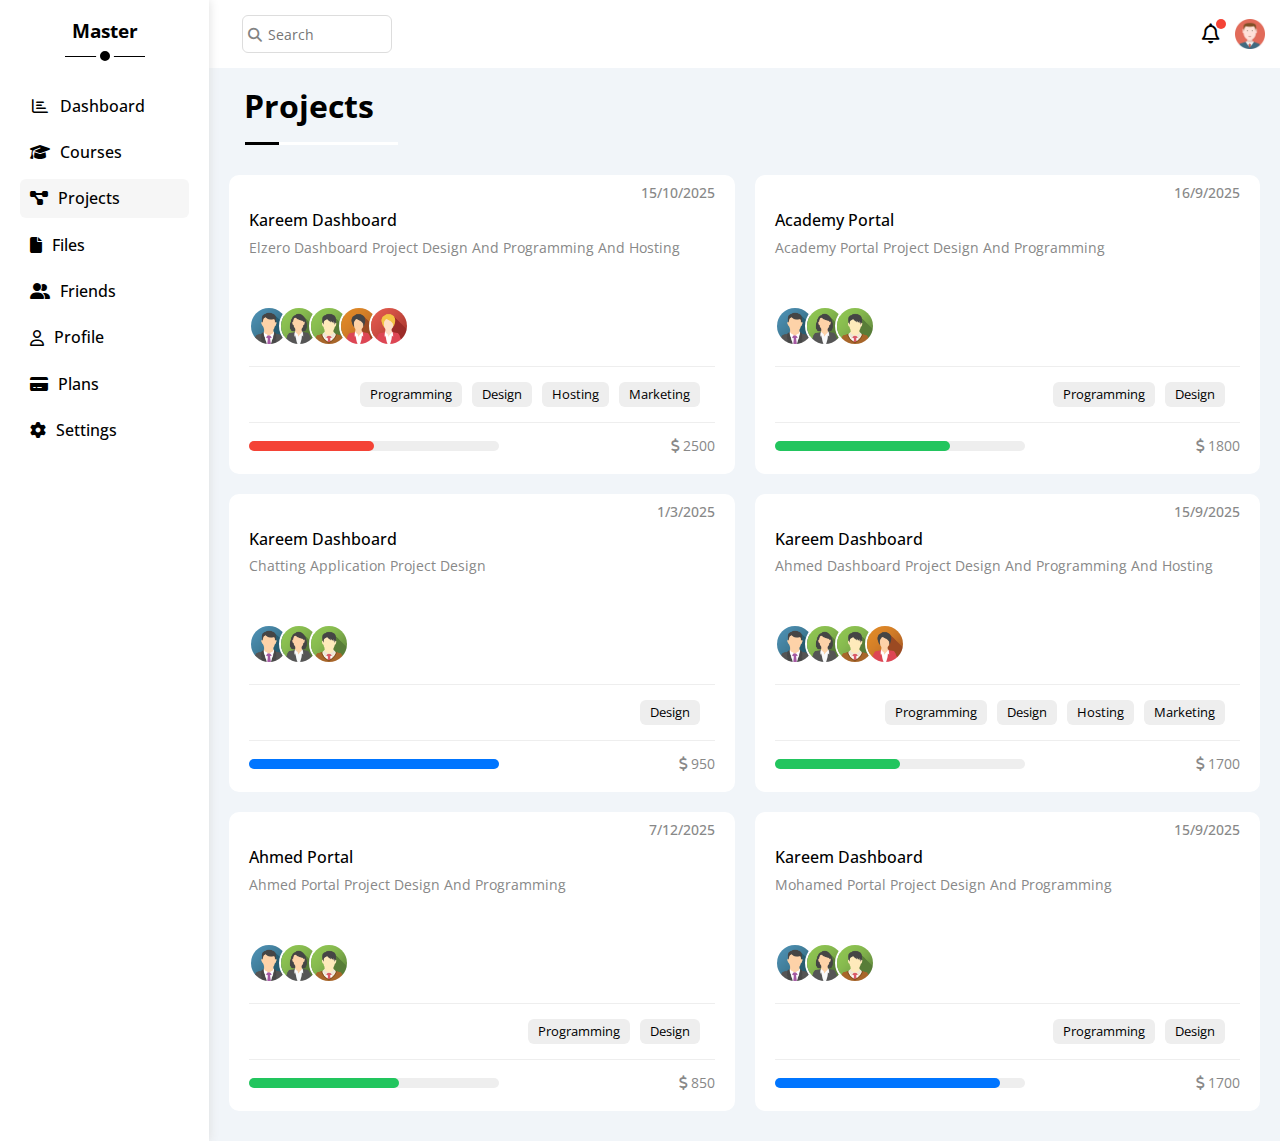
<file: projects.html>
<!DOCTYPE html>
<html lang="en">
  <head>
    <meta charset="UTF-8">
    <meta name="viewport" content="width=device-width, initial-scale=1.0">
    <link rel="stylesheet" href="css/framwork.css">
    <link rel="stylesheet" href="css/style.css">
    <link rel="stylesheet" href="css/normalize.css">
    <link rel="stylesheet" href="css/all.min.css">
    <link rel="preconnect" href="https://fonts.googleapis.com">
    <link rel="preconnect" href="https://fonts.gstatic.com" crossorigin>
    <link href="https://fonts.googleapis.com/css2?family=Cairo:slnt,wght@-11..11,200..1000&family=Open+Sans:ital,wght@0,300..800;1,300..800&display=swap" rel="stylesheet">
    <title>Projects</title>
  </head>

  <body>
    <div class="page d-flex">
      <!-- -----------------------------------------Start Sidebar------------------------------------->
      <div class="sidebar bg-white">
        <div class="parent p-20">
          <h3 class="p-rela txt-center">Master</h3>
          <ul>
            <li>
              <a class="d-flex align-center c-black rad-6 p-10" href="index.html">
                <i class="fa-regular fa-chart-bar fa-fw"></i>
                <span>Dashboard</span>
              </a>
            </li>
            <li>
              <a class="d-flex align-center c-black rad-6 p-10" href="courses.html">
                <i class="fa-solid fa-graduation-cap"></i>
                <span>Courses</span>
              </a>
            </li>
            <li>
              <a class="active d-flex align-center c-black rad-6 p-10" href="projects.html">
                <i class="fa-solid fa-diagram-project"></i>
                <span>Projects</span>
              </a>
            </li>
            <li>
              <a class="d-flex align-center c-black rad-6 p-10" href="files.html">
                <i class="fa-solid fa-file"></i>
                <span>Files</span>
              </a>
            </li>
            <li>
              <a class="d-flex align-center c-black rad-6 p-10" href="friends.html">
                <i class="fa-solid fa-user-group"></i>
                <span>Friends</span>
              </a>
            </li>
            <li>
              <a class="d-flex align-center c-black rad-6 p-10" href="profile.html">
                <i class="fa-regular fa-user"></i>
                <span>Profile</span>
              </a>
            </li>
            <li>
              <a class="d-flex align-center c-black rad-6 p-10" href="plans.html">
                <i class="fa-solid fa-credit-card"></i>
                <span>Plans</span>
              </a>
            </li>
            <li>
              <a class="d-flex align-center c-black rad-6 p-10" href="settings.html">
                <i class="fa-solid fa-gear"></i>
                <span>Settings</span>
              </a>
            </li>
          </ul>
        </div>
      </div>
      <!-- -----------------------------------------End Sidebar--------------------------------------->

      <div class="content">
        <!-- -----------------------------------------Start Fixed Header------------------------------>
        <div class="header d-flex align-center bg-white">
          <div class="search">
            <i class="fa-solid fa-magnifying-glass p-rela fs-14"></i>
            <input type="search" placeholder="Search" class="rad-6">
          </div>
          <div class="notification d-flex align-center">
            <i class="fa-regular fa-bell"></i>
            <img src="imgs/avatar.png" alt="">
          </div>
        </div>
        <h1 class="p-rela p-20">Projects</h1>
        <!-------------------------------------------- End Fixed Header------------------------------->
        
        <!---------------------------------------------Start Project-Content -------------------------->
        <div class="project-content d-grid gap-20">
          <div class="kareem-dashboard block bg-white rad-10 p-20">
            <span class="date c-grey fs-14">15/10/2025</span>
            <h4>Kareem Dashboard</h4>
            <p class="fs-14 c-grey">Elzero Dashboard Project Design And Programming And Hosting</p>
            <div class="clients-number d-flex align-center">
              <img src="imgs/team-01.png" alt="">
              <img src="imgs/team-02.png" alt="">
              <img src="imgs/team-03.png" alt="">
              <img src="imgs/team-04.png" alt="">
              <img src="imgs/team-05.png" alt="">
            </div>
            <div class="skills d-flex align-center justify-end gap-10">
              <p class="fs-13">Programming</p>
              <p class="fs-13">Design</p>
              <p class="fs-13">Hosting</p>
              <p class="fs-13">Marketing</p>
            </div>
            <div class="info mt-15 d-flex align-center space-between">
              <div class="progress p-rela bg-eee">
                <span class="p-abs bg-red rad-6" style="width: 50%;"></span>
              </div>
              <div class="cost fs-14 c-grey">
                <i class="fa-solid fa-dollar-sign"></i>
                <span>2500</span>
              </div>
            </div>
          </div>
          <div class="academy-portal block bg-white rad-10 p-20">
            <span class="date c-grey fs-14">16/9/2025</span>
            <h4>Academy Portal</h4>
            <p class="fs-14 c-grey">Academy Portal Project Design And Programming</p>
            <div class="clients-number d-flex align-center">
              <img src="imgs/team-01.png" alt="">
              <img src="imgs/team-02.png" alt="">
              <img src="imgs/team-03.png" alt="">
            </div>
            <div class="skills d-flex align-center justify-end gap-10">
              <p class="fs-13">Programming</p>
              <p class="fs-13">Design</p>
            </div>
            <div class="info mt-15 d-flex align-center space-between">
              <div class="progress p-rela bg-eee">
                <span class="p-abs bg-green rad-6" style="width: 70%;"></span>
              </div>
              <div class="cost fs-14 c-grey">
                <i class="fa-solid fa-dollar-sign"></i>
                <span>1800</span>
              </div>
            </div>
          </div>
          <div class="chatting-application block bg-white rad-10 p-20">
            <span class="date c-grey fs-14">1/3/2025</span>
            <h4>Kareem Dashboard</h4>
            <p class="fs-14 c-grey">Chatting Application Project Design</p>
            <div class="clients-number d-flex align-center">
              <img src="imgs/team-01.png" alt="">
              <img src="imgs/team-02.png" alt="">
              <img src="imgs/team-03.png" alt="">
            </div>
            <div class="skills d-flex align-center justify-end gap-10">
              <p class="fs-13">Design</p>
            </div>
            <div class="info mt-15 d-flex align-center space-between">
              <div class="progress p-rela bg-eee">
                <span class="p-abs bg-blue rad-6" style="width: 100%;"></span>
              </div>
              <div class="cost fs-14 c-grey">
                <i class="fa-solid fa-dollar-sign"></i>
                <span>950</span>
              </div>
            </div>
          </div>
          <div class="ahmed-dashboard block bg-white rad-10 p-20">
            <span class="date c-grey fs-14">15/9/2025</span>
            <h4>Kareem Dashboard</h4>
            <p class="fs-14 c-grey">Ahmed Dashboard Project Design And Programming And Hosting</p>
            <div class="clients-number d-flex align-center">
              <img src="imgs/team-01.png" alt="">
              <img src="imgs/team-02.png" alt="">
              <img src="imgs/team-03.png" alt="">
              <img src="imgs/team-04.png" alt="">
            </div>
            <div class="skills d-flex align-center justify-end gap-10">
              <p class="fs-13">Programming</p>
              <p class="fs-13">Design</p>
              <p class="fs-13">Hosting</p>
              <p class="fs-13">Marketing</p>
            </div>
            <div class="info mt-15 d-flex align-center space-between">
              <div class="progress p-rela bg-eee">
                <span class="p-abs bg-green rad-6" style="width: 50%;"></span>
              </div>
              <div class="cost fs-14 c-grey">
                <i class="fa-solid fa-dollar-sign"></i>
                <span>1700</span>
              </div>
            </div>
          </div>
          <div class="ahmed-portal block bg-white rad-10 p-20">
            <span class="date c-grey fs-14">7/12/2025</span>
            <h4>Ahmed Portal</h4>
            <p class="fs-14 c-grey">Ahmed Portal Project Design And Programming</p>
            <div class="clients-number d-flex align-center">
              <img src="imgs/team-01.png" alt="">
              <img src="imgs/team-02.png" alt="">
              <img src="imgs/team-03.png" alt="">
            </div>
            <div class="skills d-flex align-center justify-end gap-10">
              <p class="fs-13">Programming</p>
              <p class="fs-13">Design</p>
            </div>
            <div class="info mt-15 d-flex align-center space-between">
              <div class="progress p-rela bg-eee">
                <span class="p-abs bg-green rad-6" style="width: 60%;"></span>
              </div>
              <div class="cost fs-14 c-grey">
                <i class="fa-solid fa-dollar-sign"></i>
                <span>850</span>
              </div>
            </div>
          </div>
          <div class="mohamed-portal block bg-white rad-10 p-20">
            <span class="date c-grey fs-14">15/9/2025</span>
            <h4>Kareem Dashboard</h4>
            <p class="fs-14 c-grey">Mohamed Portal Project Design And Programming</p>
            <div class="clients-number d-flex align-center">
              <img src="imgs/team-01.png" alt="">
              <img src="imgs/team-02.png" alt="">
              <img src="imgs/team-03.png" alt="">
            </div>
            <div class="skills d-flex align-center justify-end gap-10">
              <p class="fs-13">Programming</p>
              <p class="fs-13">Design</p>
            </div>
            <div class="info mt-15 d-flex align-center space-between">
              <div class="progress p-rela bg-eee">
                <span class="p-abs bg-blue rad-6" style="width: 90%;"></span>
              </div>
              <div class="cost fs-14 c-grey">
                <i class="fa-solid fa-dollar-sign"></i>
                <span>1700</span>
              </div>
            </div>
          </div>
        </div>
        <!---------------------------------------------End Project-Content ---------------------------->
      </div>
    </div>
  </body>
</html>
</file>
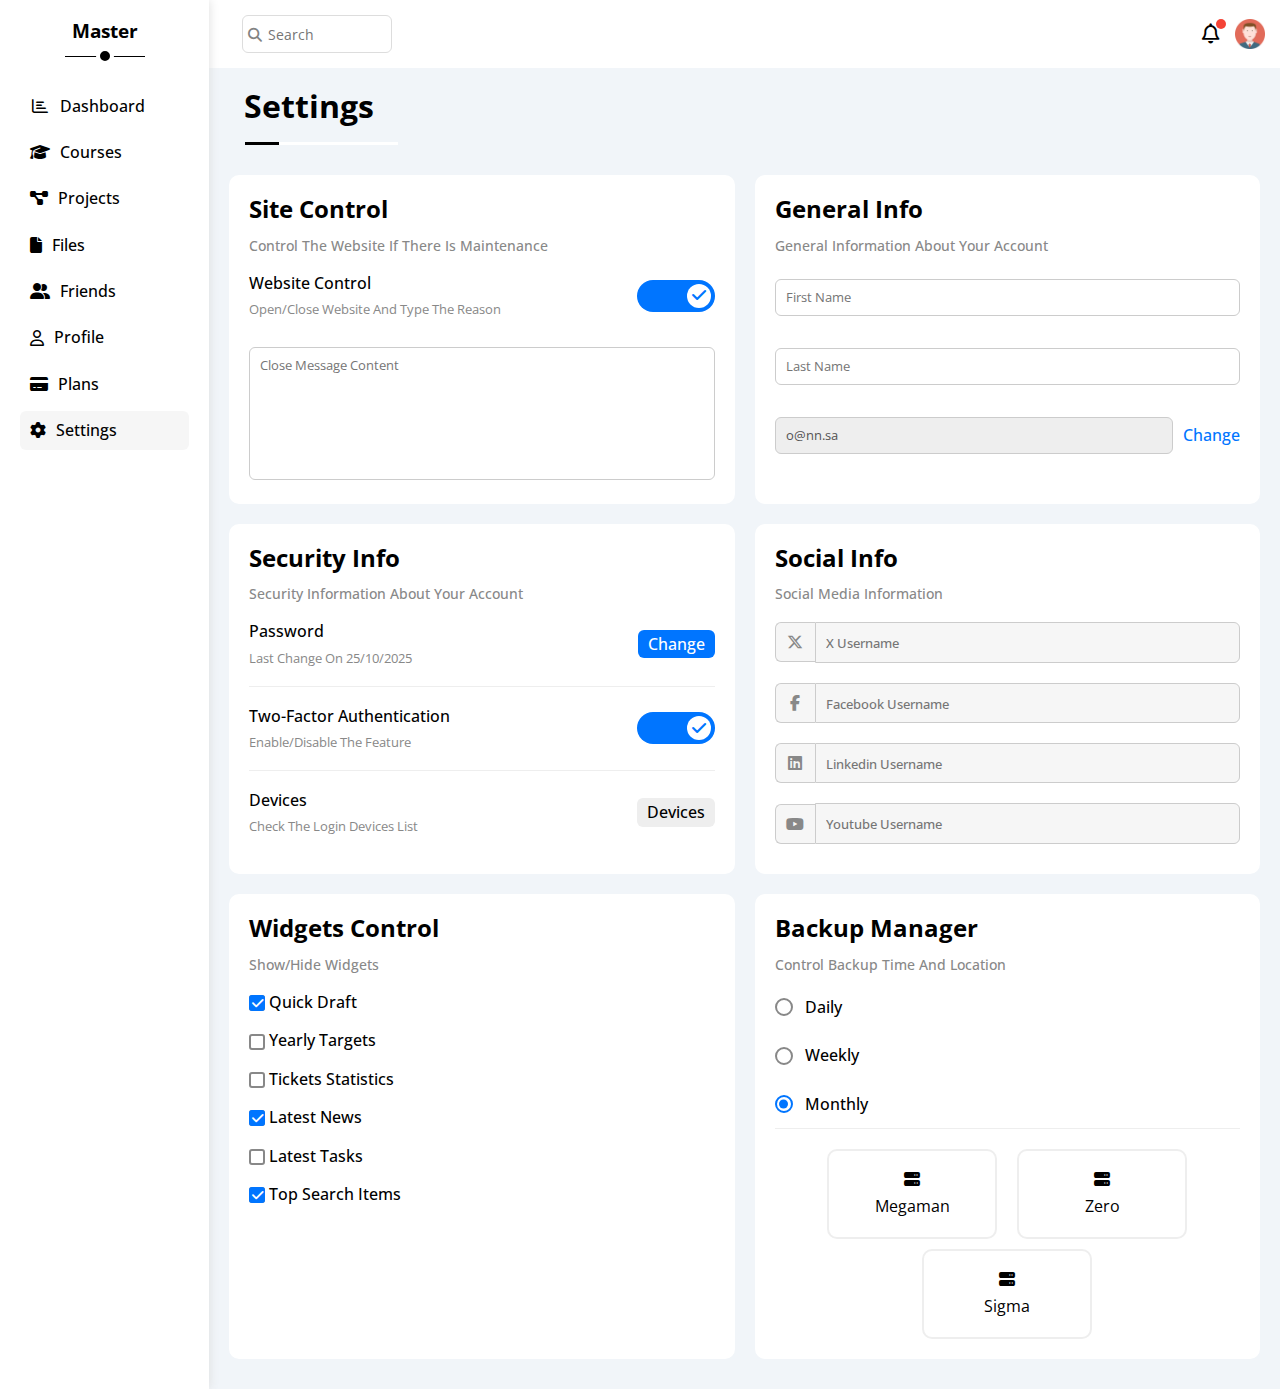
<file: settings.html>
<!DOCTYPE html>
<html lang="en">
  <head>
    <meta charset="UTF-8">
    <meta name="viewport" content="width=device-width, initial-scale=1.0">
    <link rel="stylesheet" href="css/framwork.css">
    <link rel="stylesheet" href="css/style.css">
    <link rel="stylesheet" href="css/normalize.css">
    <link rel="stylesheet" href="css/all.min.css">
    <link rel="preconnect" href="https://fonts.googleapis.com">
    <link rel="preconnect" href="https://fonts.gstatic.com" crossorigin>
    <link href="https://fonts.googleapis.com/css2?family=Cairo:slnt,wght@-11..11,200..1000&family=Open+Sans:ital,wght@0,300..800;1,300..800&display=swap" rel="stylesheet">
    <title>Settings</title>
  </head>

  <body>
    <div class="page d-flex">
      <!-- -----------------------------------------Start Sidebar------------------------------------->
      <div class="sidebar bg-white">
        <div class="parent p-20">
          <h3 class="p-rela txt-center">Master</h3>
          <ul>
            <li>
              <a class="d-flex align-center c-black rad-6 p-10" href="index.html">
                <i class="fa-regular fa-chart-bar fa-fw"></i>
                <span>Dashboard</span>
              </a>
            </li>
            <li>
              <a class="d-flex align-center c-black rad-6 p-10" href="courses.html">
                <i class="fa-solid fa-graduation-cap"></i>
                <span>Courses</span>
              </a>
            </li>
            <li>
              <a class="d-flex align-center c-black rad-6 p-10" href="projects.html">
                <i class="fa-solid fa-diagram-project"></i>
                <span>Projects</span>
              </a>
            </li>
            <li>
              <a class="d-flex align-center c-black rad-6 p-10" href="files.html">
                <i class="fa-solid fa-file"></i>
                <span>Files</span>
              </a>
            </li>
            <li>
              <a class="d-flex align-center c-black rad-6 p-10" href="friends.html">
                <i class="fa-solid fa-user-group"></i>
                <span>Friends</span>
              </a>
            </li>
            <li>
              <a class="d-flex align-center c-black rad-6 p-10" href="profile.html">
                <i class="fa-regular fa-user"></i>
                <span>Profile</span>
              </a>
            </li>
            <li>
              <a class="d-flex align-center c-black rad-6 p-10" href="plans.html">
                <i class="fa-solid fa-credit-card"></i>
                <span>Plans</span>
              </a>
            </li>
            <li>
              <a class="active d-flex align-center c-black rad-6 p-10" href="settings.html">
                <i class="fa-solid fa-gear"></i>
                <span>Settings</span>
              </a>
            </li>
          </ul>
        </div>
      </div>
      <!-- -----------------------------------------End Sidebar--------------------------------------->
      <!---------------------------------------------Start Settings-Page---- ------------------------->
      <div class="content">
        <!-- ------Start Fixed Header------------------------------>
        <div class="header d-flex align-center bg-white">
          <div class="search">
            <i class="fa-solid fa-magnifying-glass p-rela fs-14"></i>
            <input type="search" placeholder="Search" class="rad-6">
          </div>
          <div class="notification d-flex align-center">
            <i class="fa-regular fa-bell"></i>
            <img src="imgs/avatar.png" alt="">
          </div>
        </div>
        <h1 class="p-rela p-20">Settings</h1>
        <!--------- End Fixed Header------------------------------->

        <!--------- Start Settings Content------------------------->
        <div class="settings d-grid gap-20">
          <div class="control p-20 bg-white rad-10">
            <h2 class="mb-15">Site Control</h2>
            <p class="fs-14 c-grey fw-500">Control The Website If There Is Maintenance</p>
            <div class="open-close d-flex align-center space-between mt-20">
              <div class="text">
                <h4 class="mb-10 fw-500">Website Control</h4>
                <p class="c-grey fs-13">Open/Close Website And Type The Reason</p>
              </div>
                <label>
                  <input type="checkbox" class="toggle-checkbox" checked>
                  <div class="toggle-switch p-rela"></div>
                </label>
            </div>
            <textarea class="rad-6 fs-13" placeholder="Close Message Content"></textarea>
          </div>
          <div class="general-info p-20 bg-white rad-10">
            <h2 class="mb-15">General Info</h2>
            <p class="fs-14 c-grey fw-500">General Information About Your Account</p>
            <form class="d-flex dir-column justify-center">
              <input type="text" placeholder="First Name" class="fs-13 rad-6 p-10">
              <input type="text" placeholder="Last Name" class="fs-13 rad-6 p-10">
              <div class="d-flex align-center space-between gap-10">
                <input type="email" value="o@nn.sa" disabled class="fs-13 rad-6 p-10 bg-eee email">
                <a href="#" class="c-blue fw-500">Change</a>
              </div>
            </form>
          </div>
          <div class="security-info p-20 bg-white rad-10">
            <h2 class="mb-15">Security Info</h2>
            <p class="fs-14 c-grey fw-500">Security Information About Your Account</p>
            <div class="password row d-flex align-center space-between">
              <div class="text">
                <h4 class="mb-10 fw-500">Password</h4>
                <p class="c-grey fs-13">Last Change On 25/10/2025</p>
              </div>
              <a href="#" class="btn-shape fw-500">Change</a>
            </div>
            <div class="factor row d-flex align-center space-between">
              <div class="text">
                <h4 class="mb-10 fw-500">Two-Factor Authentication</h4>
                <p class="c-grey fs-13">Enable/Disable The Feature</p>
              </div>
              <label>
                <input type="checkbox" class="toggle-checkbox" checked>
                <div class="toggle-switch p-rela"></div>
              </label>
            </div>
            <div class="devices row d-flex align-center space-between">
              <div class="text">
                <h4 class="mb-10 fw-500">Devices</h4>
                <p class="c-grey fs-13">Check The Login Devices List</p>
              </div>
              <a href="#" class="btn-shape bg-eee c-black fw-500">Devices</a>
            </div>
          </div>
          <div class="social-info p-20 bg-white rad-10">
            <h2 class="mb-15">Social Info</h2>
            <p class="fs-14 c-grey mb-10 fw-500">Social Media Information</p>
            <div class="twitter row d-flex">
              <i class="fa-brands fa-x-twitter c-grey"></i>
              <input type="text" placeholder="X Username">
            </div>
            <div class="facebook row d-flex align-center">
              <i class="fa-brands fa-facebook-f c-grey"></i>
              <input type="text" placeholder="Facebook Username">
            </div>
            <div class="linkedin row d-flex align-center">
              <i class="fa-brands fa-linkedin c-grey"></i>
              <input type="text" placeholder="Linkedin Username">
            </div>
            <div class="youtube row d-flex align-center">
              <i class="fa-brands fa-youtube c-grey"></i>
              <input type="text" placeholder="Youtube Username">
            </div>
          </div>
          <div class="widgets-control p-20 bg-white rad-10">
            <h2 class="mb-15">Widgets Control</h2>
            <p class="fs-14 c-grey mb-10 fw-500">Show/Hide Widgets</p>
            <div class="control d-flex align-center">
              <input type="checkbox" id="one" checked>
              <label for="one" class="fw-500 p-rela">Quick Draft</label>
            </div>
            <div class="control d-flex align-center">
              <input type="checkbox" id="two">
              <label for="two" class="fw-500 p-rela">Yearly Targets</label>
            </div>
            <div class="control d-flex align-center">
              <input type="checkbox" id="three">
              <label for="three" class="fw-500 p-rela">Tickets Statistics</label>
            </div>
            <div class="control d-flex align-center">
              <input type="checkbox" id="four" checked>
              <label for="four" class="fw-500 p-rela">Latest News</label>
            </div>
            <div class="control d-flex align-center">
              <input type="checkbox" id="five">
              <label for="five" class="fw-500 p-rela">Latest Tasks</label>
            </div>
            <div class="control d-flex align-center">
              <input type="checkbox" id="six" checked>
              <label for="six" class="fw-500 p-rela">Top Search Items</label>
            </div>
          </div>
          <div class="backup-manager p-20 bg-white rad-10">
            <h2 class="mb-15">Backup Manager</h2>
            <p class="fs-14 c-grey mb-10 fw-500">Control Backup Time And Location</p>
            <div class="time">
              <div class="check d-flex align-center">
                <input type="radio" name="time" id="day">
                <label for="day" class="fw-500 p-rela">Daily</label>
              </div>
              <div class="check d-flex align-center">
                <input type="radio" name="time" id="week">
                <label for="week" class="fw-500 p-rela">Weekly</label>
              </div>
              <div class="check d-flex align-center">
                <input type="radio" name="time" id="month" checked>
                <label for="month" class="fw-500 p-rela">Monthly</label>
              </div>
            </div>
            <div class="server d-flex align-center gap-10 justify-center f-wrap mt-20">
              <input type="radio" name="server" id="mega">
              <div class="block txt-center rad-10 d-flex align-center justify-center">
                <label for="mega">
                  <i class="fa-solid fa-server mb-10"></i>
                  Megaman
                </label>
              </div>
              <input type="radio" name="server" id="zero">
              <div class="block txt-center rad-10 d-flex align-center justify-center">
                <label for="zero">
                  <i class="fa-solid fa-server mb-10"></i>
                Zero
                </label>
              </div>
              <input type="radio" name="server" id="sigma">
              <div class="block txt-center rad-10 d-flex align-center justify-center">
                <label for="sigma">
                  <i class="fa-solid fa-server mb-10"></i>
                  Sigma
                </label>
              </div>
            </div>
          </div>
        </div>
        <!--------- End Settings Content--------------------------->
        <!---------------------------------------------End Settings-Page ----------------------------->
      </div>
    </div>
  </body>
</html>
</file>
<file: css/framwork.css>
/* Start Component */
.active {
  background-color: #f6f6f6;
}
.btn-shape {
  display: block;
  background-color: var(--blue-color);
  width: fit-content;
  color: white;
  border-radius: 6px;
  outline: none;
  border: 0;
}
.toggle-switch {
  background-color: #ccc;
  width: 78px;
  height: 32px;
  border-radius: 16px;
  transition: 0.3s;
  cursor: pointer;
}
.toggle-switch::before {
  font-family: var(--fa-style-family-classic);
  content: "\f00d";
  font-weight: 900;
  background-color: white;
  width: 24px;
  height: 24px;
  position: absolute;
  border-radius: 50%;
  left: 4px;
  display: flex;
  justify-content: center;
  align-items: center;
  color: #aaa;
  transition: 0.3s;
  top: 50%;
  transform: translateY(-50%);
}
.toggle-checkbox {
  -webkit-appearance: none;
  appearance: none;
  display: none;
}
/* End Component */


/* Box */
.d-flex {
  display: flex;
}
.dir-column {
  flex-direction: column;
}
.align-center {
  align-items: center;
}
.justify-center {
  justify-content: center;
}
.justify-end {
  justify-content: flex-end;
}
.space-between {
  justify-content: space-between;
}
.f-wrap {
  flex-wrap: wrap;
}
.d-grid {
  display: grid;
}
.gap-10 {
  gap: 10px;
}
.gap-20 {
  gap: 20px;
}

/* End Box */

/* Padding + Margin */
.p-10 {
  padding: 10px;
}
.p-20 {
  padding: 20px;
}

.m-20 {
  margin: 20px;
}
.mt-10 {
  margin-top: 10px;
}
.mt-15 {
  margin-top: 15px;
}
.mt-20 {
  margin-top: 20px;
}
.mb-5 {
  margin-bottom: 5px;
}
.mb-10 {
  margin-bottom: 10px;
}
.mb-15 {
  margin-bottom: 15px;
}
.mb-20 {
  margin-bottom: 20px;
}
/* End  Padding + Margin*/

/* Border */
.rad-6 {
  border-radius: 6px;
}
.rad-10 {
  border-radius: 10px;
}
.rad-50 {
  border-radius: 50%;
}
/* End border */

/* Color */
.bg-white {
  background-color: white;
}
.bg-eee {
  background-color: #eee;
}
.bg-red {
  background-color: var(--red-color);
}
.bg-blue {
  background-color: var(--blue-color);
}
.bg-orange {
  background-color: var(--orange-color);
}
.bg-green {
  background-color: var(--green-color);
}
.bg-grey {
  background-color: var(--grey-color);
}
.bg-black {
  background-color: var(--red-color);
}

.c-white {
  color: white;
}
.c-black {
  color: black;
}
.c-grey {
  color: var(--grey-color);
}
.c-blue {
  color: var(--blue-color);
}
.c-blue-alt {
  color: var(--blue-alt-color);
}
.c-orange {
  color: var(--orange-color);
}
.c-green {
  color: var(--green-color);
}
.c-red {
  color: var(--red-color);
}
/* End color */

/* Position */
.p-rela {
  position: relative;
}
.p-abs {
  position: absolute;
}
/* End Position */

/* Font */
.txt-center {
  text-align: center;
}
.fw-500 {
  font-weight: 500;
}
.fs-13 {
  font-size: 13px;
}
.fs-14 {
  font-size: 14px;
}
.fs-16 {
  font-size: 16px;
}
/* End Font */
</file>
<file: css/style.css>
html {
  scroll-behavior: smooth;
}
:root {
  --blue-color: #0075ff;
  --blue-alt-color: #0d69d5;
  --orange-color: #f59e0b;
  --green-color: #22c55e;
  --red-color: #f44336;
  --grey-color: #888;
  --main-transition: 0.3s;
}

body {
  font-family: "Open Sans", sans-serif;
  background-color: #f1f5f9;
}

::-webkit-scrollbar {
  width: 15px;
}
::-webkit-scrollbar-track {
  background-color: white;
}
::-webkit-scrollbar-thumb {
  background-color: var(--blue-color);
}
::-webkit-scrollbar-thumb:hover {
  background-color: var(--blue-alt-color);
}


* {
  box-sizing: border-box;
  margin: 0;
  padding: 0;
}

*:focus {
  outline: none;
}

a {
  text-decoration: none;
}

ul {
  list-style: none;
  margin: 0;
  padding: 0;
}

/* Start Sidebar */
.sidebar {
  width: 250px;
  box-shadow: 0 0 10px #ddd;
  z-index: 1;
}
@media (max-width: 767px) {
  .sidebar {
    width: 58px;
  }
}

@media (max-width: 767px) {
  .sidebar .parent {
    width: 58px;
    padding: 5px;
  }
}

.page .sidebar h3 {
  padding-bottom: 15px;
  width: fit-content;
  margin: 0 auto 30px;
}
@media (max-width: 767px) {
  .page .sidebar h3 {
    font-size: 14px;
    margin: 15px auto 15px;
    padding-bottom: 0;
  }
}
@media (min-width: 767px) {
  .page .sidebar h3::before,
  .page .sidebar h3::after {
    content: "";
    position: absolute;
    background-color: black;
    left: 50%;
    transform: translateX(-50%);
  }
  .page .sidebar h3::before {
    width: 80px;
    height: 1px;
    bottom: 0;
  }
  .page .sidebar h3::after {
    width: 10px;
    height: 10px;
    border-radius: 50%;
    bottom: -8px;
    border: 4px solid white;
  }
}

.page .sidebar ul li {
  margin-bottom: 8px;
}
.page .sidebar ul li a {
  font-size: 16px;
  font-weight: 500;
  gap: 10px;
  transition: var(--main-transition);
}
@media (max-width:767px) {
  .page .sidebar ul li a {
    display: block;
    text-align: center;
  }
}
.page .sidebar ul li a:hover {
  background-color: #f6f6f6;
}
@media (max-width:767px) {
  .page .sidebar ul li a span {
    display: none;
  }
}
/* End Sidebar */

/* Start Fixed Header */
.content {
  overflow: hidden;
  width: 100%;
}
.content .header {
  padding: 15px;
  justify-content: space-between;
}
.content .header .search i {
  right: -24px;
  color: #838383;
}
.content .header .search input[type="search"] {
  padding: 9px 25px;
  width: 150px;
  border: 1px solid #ddd;
  transition: var(--main-transition);
}
.content .header .search input[type="search"]::placeholder {
  font-size: 14px;
  transition: var(--main-transition);
}
.content .header .search input[type="search"]:focus::placeholder {
  opacity: 0;
}
.content .header .search input[type="search"]:focus {
  width: 200px;
}
.content .header img {
  width: 30px;
}
.content .notification {
  position: relative;
  gap: 15px;
}
.content .notification::before {
  content: "";
  position: absolute;
  width: 10px;
  height: 10px;
  background-color: #f44336;
  top: 0;
  right: 39px;
  border-radius: 50%;
}
.content .notification i {
  font-size: 20px;
}

.content h1 {
  margin: 0 0 0 15px;
  width: fit-content;
}
.content h1::before,
.content h1::after {
  content: "";
  position: absolute;
  height: 3px;
  bottom: 0;
  left: 21px;
}
.content h1::before {
  width: 90%;
  background-color: white;
}
.content h1::after {
  width: 20%;
  background-color: black;
}
/* End Fixed Header */

/* -------------------------------------- Start Dashboard Page ----------------------------------------------*/
/* Start Wrapper */
.wrapper {
  grid-template-columns: repeat(auto-fill,minmax(460px, 1fr));
  margin: 30px 20px;
}
@media (max-width: 767px) {
  .wrapper {
    grid-template-columns: minmax(200px, 1fr);
  }
}
/* End Wrapper */

/* Start Welcome */
.wrapper .welcome {
  overflow: hidden;
}
.wrapper .welcome .img-content {
  background-color: #eeeeee;
  padding: 20px;
}
@media (max-width: 767px) {
  .wrapper .welcome .img-content {
    justify-content: center;
    text-align: center;
    padding: 15px 0 30px;
  }
}
.wrapper .welcome .img-content img {
  max-width: 100%;
  width: 200px;
}
@media (max-width: 767px) {
  .wrapper .welcome .img-content img {
    display: none;
  }
}
.wrapper .welcome .img-content .text h2 {
  margin-bottom: 15px;
}
.wrapper .welcome .img-content .text p {
  color: var(--grey-color);
  font-weight: 600;
  font-size: 17px;
}

.wrapper .welcome .info img {
  max-width: 100%;
  width: 65px;
  top: -20px;
  left: 10px;
  border: 5px solid white;
  border-radius: 50%;
}
@media (max-width: 767px) {
  .wrapper .welcome .info img {
    left: 50%;
    transform: translateX(-50%);
  }
}

.wrapper .welcome .info ul {
  padding: 15px 50px;
  border: 1px solid #ddd;
  border-width: 1px 0;
}
@media (max-width: 767px) {
  .wrapper .welcome .info ul {
    flex-direction: column;
    gap: 20px;
  }
}
.wrapper .welcome .info ul li {
  flex: 1;
}

.wrapper .welcome .info ul li h3 {
  margin-bottom: 10px;
  font-weight: 600;
  font-size: 16px;
}
@media (max-width: 767px) {
  .wrapper .welcome .info ul li h3 {
    margin-bottom: 5px;
  }
}
.wrapper .welcome .info ul li p {
  color: var(--grey-color);
}

.wrapper .welcome a {
  padding: 6px 12px;
  margin: 30px 20px 30px auto;
  transition: var(--main-transition);
}
.wrapper .welcome a:hover {
  background-color: var(--blue-alt-color);
}
/* End Welcome */

/* Start Quick Draft */
.quick .quick-content h2 {
  margin-bottom: 15px;
}
.quick .quick-content p {
  color: var(--grey-color);
}
.quick form input[type="text"]::placeholder,
.quick form textarea::placeholder {
  font-size: 14px;
}
.quick form input[type="text"],
.quick form textarea {
  background-color: #eeeeee;
  outline: none;
  border: 0;
  padding: 8px 10px;
}
.quick form input[type="text"] {
  margin: 20px 0;
}
.quick form textarea {
  resize: none;
  height: 170px;
  margin-bottom: 15px;
}
.quick form input[type="submit"] {
  padding: 6px 12px;
  margin: 0 15px 0 auto;
  cursor: pointer;
  transition: var(--main-transition);
}
.quick form input[type="submit"]:hover {
  background-color: var(--blue-alt-color);
}
/* End Quick Draft */

/* Start Target */
.target {
  padding-bottom: 40px;
}
.target > p {
  color: var(--grey-color);
  font-size: 16px;
  margin: 15px 0;
}

.target .parent {
  margin-top: 25px;
}
.target .parent .row i {
  width: 50px;
  height: 50px;
  padding: 40px;
  font-size: 19px;
  display: flex;
}
.target .parent .row:not(:last-child) i {
  margin-bottom: 15px;
}
.target .parent .row:nth-child(1) i {
  color: var(--blue-color);
  background-color: #cce3ff;
}
.target .parent .row:nth-child(2) i {
  color: var(--orange-color);
  background-color: #fdecce;
}
.target .parent .row:nth-child(3) i {
  color: var(--green-color);
  background-color: #d3f3df;
}

.target .parent .row p {
  color: var(--grey-color);
  margin-bottom: 10px;
}

.target .parent .row .info {
  flex: 1;
}

.target .parent .row .percent {
  height: 4px;
  margin-top: 15px;
}
.target .parent .row:nth-child(1) .percent {
  background-color: #cce3ff;
}
.target .parent .row:nth-child(2) .percent {
  background-color: #fdecce;
}
.target .parent .row:nth-child(3) .percent {
  background-color: #d3f3df;
}

.target .parent .row .percent span {
  position: absolute;
}
.target .parent .row .percent > span {
  content: "";
  height: 100%;
}
.target .parent .row:nth-child(1) .percent span {
  background-color: var(--blue-color);
}
.target .parent .row:nth-child(2) .percent span {
  background-color: var(--orange-color);
}
.target .parent .row:nth-child(3) .percent span {
  background-color: var(--green-color);
}
.target .parent .row .percent > span span {
  right: -16px;
  top: -35px;
  color: white;
  font-size: 14px;
  border-radius: 6px;
  padding: 2px 5px;
}
.target .parent .row .percent > span span::before {
  content: "";
  position: absolute;
  width: 0;
  height: 0;
  bottom: -13px;
  left: 50%;
  transform: translateX(-50%);
  border-color: blue transparent transparent transparent;
  border-style: solid;
  border-width: 7px;
}
.target .parent .row:nth-child(1) .percent > span span::before {
  border-color: var(--blue-color) transparent transparent transparent;
}
.target .parent .row:nth-child(2) .percent > span span::before {
  border-color: var(--orange-color) transparent transparent transparent;
}
.target .parent .row:nth-child(3) .percent > span span::before {
  border-color: var(--green-color) transparent transparent transparent;
}
/* End Target */

/* Start Tickets */
.tickets > p {
  color: var(--grey-color);
  font-size: 16px;
  margin: 15px 0;
}

.tickets .parent {
  flex-wrap: wrap;
  margin-top: 20px;
}
@media (max-width: 767px) {
  .tickets .parent {
    flex-direction: column;
  }
}
.tickets .parent .block {
  border: 1px solid #ddd;
  width: calc(50% - 10px);
}
@media (max-width: 767px) {
  .tickets .parent .block{
    width: 100%;
  }
}
.tickets .parent .block i {
  font-size: 26px;
  margin-bottom: 15px;
}
.tickets .parent .block:nth-child(1) i {
  color: var(--orange-color);
}
.tickets .parent .block:nth-child(2) i {
  color: var(--blue-color);
}
.tickets .parent .block:nth-child(3) i {
  color: var(--green-color);
}
.tickets .parent .block:nth-child(4) i {
  color: var(--red-color);
}

.tickets .parent .block h3 {
  font-size: 26px;
  margin-bottom: 10px;
}

.tickets .parent .block p {
  font-size: 14px;
  color: var(--grey-color);
}
/* End Tickets */

/* Start News */
@media (max-width: 767px) {
  .news {
    text-align: center;
  }
}
.news .parent .row {
  justify-content: space-between;
}
@media (max-width: 767px) {
  .news .parent .row {
    display: block;
  }
}
.news .parent .row:not(:last-child) {
  margin: 10px 0;
}
.news .parent .row:last-child {
  margin-top: 10px;
}
.news .parent .row .txt-image {
  gap: 15px;
}
@media (max-width: 767px) {
  .news .parent .row .txt-image {
    display: block;
  }
}
.news .parent .row .txt-image img {
  width: 100px;
  max-width: 100%;
}
@media (max-width: 767px) {
  .news .parent .row .txt-image img {
    width: auto;
    margin-bottom: 15px;
  }
}
.news .parent .row .txt-image .txt h3 {
  font-size: 17px;
  margin-bottom: 10px;
}
.news .parent .row .txt-image .txt p {
  color: var(--grey-color);
  font-size: 14px;
  font-weight: 500;
}
.news .parent .row .time {
  background-color: #ddd;
  padding: 5px 10px;
  font-size: 12px;
  font-weight: 500;
}
@media (max-width: 767px) {
  .news .parent .row .time {
    width: fit-content;
    margin: 15px auto;
  }
}

.news hr {
  border: 1px solid #eee;
}
/* End News */

/* Start Tasks */
.tasks .task-row {
  padding: 15px 0;
}
.tasks .task-row:last-child {
  padding-bottom: 0;
}

.tasks .task-row .text h3 {
  font-size: 16px;
  margin-bottom: 10px;
}
.tasks .task-row .text p {
  color: var(--grey-color);
  font-size: 14px;
  font-weight: 500;
}
.tasks .done {
  opacity: 0.3;
}
.tasks .task-row .special {
  text-decoration: line-through;
}
.tasks .task-row i {
  transition: var(--main-transition);
  cursor: pointer;
}
.tasks .task-row i:hover {
  color: var(--red-color);
}
.tasks hr {
  border: 1px solid #eee;
}
/* End Tasks */

/* Start Search Items */
.search h2 {
  margin-bottom: 25px;
}

.search .search-row {
  font-weight: 500;
}
.search .search-row:first-of-type {
  color: var(--grey-color);
}
.search .search-row:not(:last-child) {
  padding-bottom: 30px;
}
.search .search-row span {
  background-color: #ddd;
  padding: 5px 10px;
  font-size: 13px;
  font-weight: normal;
  width: 40px;
}
/* End Search Items */

/* Start Uploads */
.upload h2 {
  margin-bottom: 10px;
}
.upload .file:last-child {
  padding-top: 15px;
}
.upload .file:not(:last-child) {
  padding: 10px 0;
  border-bottom: 1px solid #eee;
}
.upload .file img {
  width: 40px;
  max-width: 100%;
}
.upload .file .txt {
  flex-grow: 1;
  margin-left: 15px;
}
.upload .file .txt h3 {
  font-size: 16px;
  font-weight: 600;
}
.upload .file .txt p {
  color: var(--grey-color);
  font-size: 14px;
  margin-top: 5px;
}
.upload .file .size {
  font-size: 13px;
  font-weight: 500;
  background-color: #ddd;
  padding: 5px 10px;
}
/* End Uploads */

/* Start Latest Project */
.progress .parent .info .prog-row {
  padding: 15px 0;
}
.progress .parent .info .prog-row .circle {
  width: 16px;
  height: 16px;
  border-radius: 50%;
  background-color: var(--blue-color);
  margin-right: 15px;
}
.progress .parent .info .prog-row .circle::before {
  content: "";
  position: absolute;
  width: 20px;
  height: 20px;
  background-color: transparent;
  border: 2px solid var(--blue-color);
  border-radius: 50%;
  top: 50%;
  left: 50%;
  transform: translate(-50%, -50%);
}
.progress .parent .info .prog-row:not(:last-child) .circle::after {
  content: "";
  position: absolute;
  width: 2px;
  height: 27px;
  background-color: var(--blue-color);
  left: 50%;
  top: 19px;
  transform: translateX(-50%);
}
.progress .parent .info .prog-row:nth-child(5) .circle {
  background-color: white;
}
.progress .parent .info .prog-row:nth-child(4) .circle {
  animation: appear 2s infinite linear;
}
@keyframes appear {
  0%,100% {
    background-color: var(--blue-color);
  }
  50% {
    background-color: white;
  }
}
.progress .parent .info .prog-row p {
  font-weight: 500;
}

.progress .parent img {
  width: 150px;
  height: 150px;
  align-self: flex-end;
}
@media (max-width: 767px) {
  .progress .parent img {
    display: none;
  }
}
/* End Latest Project */

/* Start Reminders */
.reminder .row {
  padding: 0 15px;
  margin-left: 25px;
}
.reminder .row:not(:last-child) {
  margin-bottom: 25px;
}
.reminder .row::before {
  content: "";
  position: absolute;
  width: 15px;
  height: 15px;
  border-radius: 50%;
  left: -29px;
  top: 50%;
  transform: translateY(-50%);
}
.reminder .row:nth-of-type(1)::before {
  background-color: var(--blue-color);
}
.reminder .row:nth-of-type(2)::before {
  background-color: var(--green-color);
}
.reminder .row:nth-of-type(3)::before {
  background-color: var(--orange-color);
}
.reminder .row:nth-of-type(4)::before {
  background-color: var(--red-color);
}
.reminder .row:nth-of-type(1) {
  border-left: 2px solid var(--blue-color);
}
.reminder .row:nth-of-type(2) {
  border-left: 2px solid var(--green-color);
}
.reminder .row:nth-of-type(3) {
  border-left: 2px solid var(--orange-color);
}
.reminder .row:nth-of-type(4) {
  border-left: 2px solid var(--red-color);
}
.reminder h2 {
  margin-bottom: 25px;
}
.reminder .row h3 {
  font-size: 15px;
  margin-bottom: 10px;
}
.reminder .row p {
  color: var(--grey-color);
  font-size: 13px;
}

.reminder img {
  width: 150px;
  height: 170px;
  object-fit: cover;
  align-self: flex-end;
}
@media (max-width: 767px) {
  .reminder img {
    display: none;
  }
}
/* End Reminders */

/* Start Post */
.post .user {
  margin-top: 30px;
}
.post .user img {
  width: 50px;
  max-width: 100%;
  margin-right: 15px;
}
.post .user .name-time h3 {
  font-size: 17px;
  margin-bottom: 6px;
}
.post .user .name-time p {
  color: var(--grey-color);
  font-size: 14px;
  font-weight: 500;
}
.post .text {
  margin: 20px 0;
  border-top: 1px solid #eee;
  border-bottom: 1px solid #eee;
  padding: 35px 0;
}
.post .text p {
  line-height: 1.8;
  font-weight: 500;
}
.post .reach {
  color : var(--grey-color);
  font-weight: 500;
}
.post .reach i {
  cursor: pointer;
}
/* End Post */

/* Start Social Media */
.social h2 {
  margin-bottom: 30px;
}
.social .social-row {
  margin-bottom: 15px;
}
.social .social-row i {
  font-size: 30px;
  width: 30px;
  padding: 10px 25px;
  display: flex;
  justify-content: center;
  align-items: center;
}
.social .social-row p {
  flex-grow: 1;
  margin-left: 20px;
  color: white;
}
@media (max-width: 768px) {
  .social .social-row p {
  margin-left: 5px;
  font-size: 14px;
}
}
.social .social-row a {
  margin-right: 15px;
  width: 85px;
  padding: 5px 15px;
  color: white;
  display: flex;
  justify-content: center;
  align-items: center;
  font-size: 14px;
}
.social .social-row:nth-of-type(1) {
  background-color: rgb(0 0 0 / 87%);
}
.social .social-row:nth-of-type(1) i,
.social .social-row:nth-of-type(1) a {
  background-color: black;
}

.social .social-row:nth-of-type(2) {
  background-color: hsl(212.4deg 88.5% 44.31% / 70%);
}
.social .social-row:nth-of-type(2) i,
.social .social-row:nth-of-type(2) a {
  background-color: 	#1877F2;
}

.social .social-row:nth-of-type(3) {
  background-color: hsl(0deg 100% 50% / 70%);
}
.social .social-row:nth-of-type(3) i,
.social .social-row:nth-of-type(3) a {
  background-color: #FF0000;
}

.social .social-row:nth-of-type(4) {
  background-color: hsl(200.55deg 100% 35.49% / 70%);
}
.social .social-row:nth-of-type(4) i,
.social .social-row:nth-of-type(4) a {
  background-color: #0077B5;
}
/* End Social Media */

/* Start Table */
.table .responsive-table{
  overflow-x: auto;
}
.table table {
  width: 100%;
  min-width: 1000px;
  border-spacing: 0;
  border-left: 1px solid #eee;
}
.table table tr {
  transition: var(--main-transition);
}
.table table tr:first-of-type {
  text-align: left;
  background-color: #eeeeee;
}
.table table tr:hover {
  background-color: #eeeeee7c;
}
.table table tr td,
.table table tr th {
  padding: 15px 10px;
}
.table table tr td {
  font-weight: 500;
  border-right: 1px solid #eee;
  border-bottom: 1px solid #eee;
}
.table table tr td img {
  width: 35px;
  height: 35px;
  border-radius: 50%;
  border: 2px solid white;
}
.table table tr td img:not(:first-child) {
  margin-left: -20px;
}
.table table tr:nth-child(-n + 7) td:last-child span {
  width: 90px;
  display: block;
  padding: 5px 10px;
  color: white;
  font-size: 13px;
  text-align: center;
}
.table table tr:nth-child(2) td:last-child span {
  background-color: var(--orange-color);
}
.table table tr:nth-child(3) td:last-child span {
  background-color: var(--blue-color);
}
.table table tr:nth-child(4) td:last-child span {
  background-color: var(--green-color);
}
.table table tr:nth-child(5) td:last-child span {
  background-color: var(--green-color);
}
.table table tr:nth-child(6) td:last-child span {
  background-color: var(--red-color);
}
.table table tr:nth-child(7) td:last-child span {
  background-color: var(--green-color);
}
/* End Table */
/*----------------------------------------------- End Dashboard Page ----------------------------------------------*/


/*----------------------------------------------- Start Courses Page ----------------------------------------------*/
.courses-content {
  grid-template-columns: repeat(auto-fill, minmax(300px, 1fr));
  margin: 30px 20px;
}
.courses-content .blocks {
  overflow: hidden;
}
.courses-content .blocks img {
  max-width: 100%;
  width: 100%;
}
.courses-content .blocks .text h3 {
  font-size: 16px;
  margin-bottom: 10px;
}
.courses-content .blocks .text p {
  line-height: 1.5;
  font-weight: 500;
}
.courses-content .blocks .text p,
.courses-content .blocks .info {
  color: var(--grey-color);
  font-size: 14px;
}
.courses-content .blocks .link {
  position: relative;
  margin: 0 auto;
  width: fit-content;
  z-index: 1;
}
.courses-content .blocks .link::before {
  content: "";
  position: absolute;
  width: 700px;
  height: 1px;
  background-color: #eee;
  left: 50%;
  top: 50%;
  transform: translate(-50%, -50%);
  z-index: -1;
}
.courses-content .blocks .link a {
  color: white;
  background-color: var(--blue-color);
  font-size: 13px;
  transition: var(--main-transition);
  padding: 5px 10px;
  border-radius: 5px;
}
.courses-content .blocks a:hover {
  background-color: var(--blue-alt-color);
}
.courses-content .blocks .info {
  padding: 20px;
  margin-top: 10px;
}
/*----------------------------------------------- End Courses Page ------------------------------------------------*/

/*----------------------------------------------- Start Projects Page ---------------------------------------------*/
.project-content {
  grid-template-columns: repeat(auto-fill, minmax(450px, 1fr));
  margin: 30px 20px;
}
@media (max-width: 767px) {
  .project-content {
    grid-template-columns: minmax(200px, 1fr);
  }
}
.project-content .block {
  padding-top: 10px;
}
.project-content .block .date {
  text-align: right;
  display: block;
}
.project-content .block .date,
.project-content .block h4 {
  font-weight: 500;
}
.project-content .block h4 {
  margin: 10px 0;
}
@media (max-width: 768px) {
  .project-content .block > p {
    line-height: 1.8;
  }
}
.project-content .block .clients-number {
  margin-top: 50px;
}
.project-content .block .clients-number img {
  width: 40px;
  border-radius: 50%;
  margin-right: -10px;
  border: 2px solid white;
}
.project-content .block .skills {
  border-top: 1px solid #eee;
  border-bottom: 1px solid #eee;
  margin-top: 20px;
  padding: 15px;
  flex-wrap: wrap;
}
@media (max-width: 768px) {
  .project-content .block .skills {
    justify-content: center;
  }
}
.project-content .block .skills p {
  background-color: #eee;
  padding: 5px 10px;
  border-radius: 6px;
}
@media (max-width: 768px) {
  .project-content .block .info {
    flex-direction: column;
    gap: 15px;
  }
}
.project-content .block .info .progress {
  max-width: 100%;
  width: 250px;
  height: 10px;
  border-radius: 6px;
}
.project-content .block .progress span {
  height: 100%;
}
/*----------------------------------------------- End Projects Page -----------------------------------------------*/

/*----------------------------------------------- Start Files Page -----------------------------------------------*/
.files {
  align-items: flex-start;
  margin: 30px 20px;
}
@media (max-width: 768px) {
  .files {
    align-items: normal;
    margin: 30px 20px;
    flex-direction: column-reverse;
  }
}
.files .all-files {
  flex: 1;
  grid-template-columns: repeat(auto-fill, minmax(200px, 1fr));
}
.files .all-files .block:hover .img img {
  transform: rotate(8deg);
}
.files .all-files .block .img {
  margin-bottom: 15px;
}
.files .all-files .block .img img {
  width: 65px;
  margin-bottom: 15px;
  transition: var(--main-transition);
}
.files .all-files .block .size {
  margin-top: 15px;
  border-top: 1px solid #eee;
  padding-top: 15px;
}
.files .statistics {
  min-width: 260px;
}
.files .statistics .row {
  border: 1px solid #eee;
  padding: 15px 10px;
}
.files .statistics .row i {
  margin-right: 10px;
  padding: 12px;
}
.files .statistics .row:nth-child(2) i {
  background-color: rgb(0 117 255 / 60%);
}
.files .statistics .row:nth-child(3) i {
  background-color: rgb(34 197 94 / 60%);
}
.files .statistics .row:nth-child(4) i {
  background-color: rgb(244 67 54 / 60%);
}
.files .statistics .row:nth-child(5) i {
  background-color: rgb(245 158 11 / 60%);
}
.files .statistics .row .files-number {
  flex-grow: 1;
}
.files .statistics a {
  padding: 10px 15px;
  margin: 0 auto;
  transition: var(--main-transition);
}
.files .statistics a:hover {
  background-color: var(--blue-alt-color);
}
.files .statistics a i {
  margin-right: 3px;
}
/*----------------------------------------------- End Files Page -----------------------------------------------*/
/*----------------------------------------------- Start Friends Page -------------------------------------------*/
.friends {
  grid-template-columns: repeat(auto-fill, minmax(300px, 1fr));
  margin: 30px 20px;
}
.friends .contact {
  margin: -10px;
}
.friends .contact i {
  transition: var(--main-transition);
  cursor: pointer;
}
.friends .contact i:hover {
  color: white;
  background-color: var(--blue-color);
}
.friends .info {
  flex-direction: column;
}
.friends .info img {
  width: 100px;
}
.friends .data {
  margin-top: 20px;
  border-top: 1px solid #eee;
  border-bottom: 1px solid #eee;
  padding: 15px 0;
}
.friends .data .numbers {
  margin-right: 5px;
  flex-direction: column;
}
.friends .data .numbers i {
  margin-right: 5px;
}
.friends .data .vip {
  font-size: 35px;
  font-weight: bold;
  color: rgb(244 67 54 / 20%);
}
.friends .edit .link a {
  padding: 5px 10px;
}
.friends .edit .link a:nth-child(2) {
  background-color: var(--red-color);
}
/*----------------------------------------------- End Friends Page ---------------------------------------------*/

/*----------------------------------------------- Start Profile Page -------------------------------------------*/
.profile {
  margin: 30px 20px;
}
.my-profile {
  margin-bottom: 20px;
}
@media (max-width: 767px) {
  .my-profile {
    flex-direction: column;
  }
}
.my-profile .main-info {
  padding: 100px 60px;
}
.my-profile .main-info img {
  width: 120px;
}
.my-profile .main-info .progress {
  height: 5px;
}
.my-profile .main-info .progress span {
  height: 100%;
  left: 0;
}
.my-profile .main-info .stars i {
  color: gold;
  margin-right: 5px;
}
.my-profile .information {
  flex-direction: column;
  flex-grow: 1;
  border-left: 1px solid #eee;
}
.my-profile .information .row {
  padding-left: 25px;
  padding: 20px;
  transition: var(--main-transition);
}
@media (max-width: 767px) {
  .my-profile .information .row {
    text-align: center;
  }
}
.my-profile .information .row:hover {
  background-color: #eee;
}
.my-profile .information .row:not(:last-child) {
  border-bottom: 1px solid #eee;
}
.my-profile .information .row ul {
  margin-bottom: 20px;
}
@media (max-width:1200px) {
  .my-profile .information .row ul {
    flex-wrap: wrap;
    
  }
}
@media (max-width:767px) {
  .my-profile .information .row ul {
    justify-content: center;
  }
}
.my-profile .information .row ul li {
  width: 100%;
}
@media (max-width:1200px) {
  .my-profile .information .row ul li {
    width: auto;
    margin: 10px;
  }
}
.my-profile .information .row ul span {
  margin-right: 3px;
}
@media (max-width: 767px) {
  .my-profile .information label {
    display: flex;
    justify-content: center;
  }
}
.my-profile .information label input[type="checkbox"]:checked + .toggle-switch {
  background-color: var(--blue-color);
}
.my-profile .information label .toggle-switch::before {
  width: 12px;
  height: 12px;
  font-size: 8px;
}
.my-profile .information label input[type="checkbox"]:checked + .toggle-switch::before {
  content: "\f00c";
  left: 62px;
  color: var(--blue-color);
}
.my-profile .information label .toggle-switch {
  height: 20px;
}
@media (max-width:991px) {
  .skills-activity {
    flex-direction: column;
  }
}
.skills-activity .my-skills {
  flex-basis: 35%;
}
.skills-activity .my-skills .row {
  padding: 13px 0;
}
@media (max-width:991px) {
  .skills-activity .my-skills .row {
    text-align: center;
  }
}
.skills-activity .my-skills .row:not(:last-child) {
  border-bottom: 1px solid #eee;
}
.skills-activity .my-skills .row span {
  display: inline-block;
  margin: 5px;
  padding: 5px 10px;
}
.skills-activity .latest-activiteis {
  flex-basis: 65%;
}
.skills-activity .latest-activiteis .parent .activity {
  padding: 23px 0;
}
@media (max-width: 767px) {
  .skills-activity .latest-activiteis .parent .activity {
    flex-direction: column;
    justify-content: center;
    align-items: center;
  }
}
.skills-activity .latest-activiteis .parent .activity:not(:last-child) {
  border-bottom: 1px solid #eee;
}
.skills-activity .latest-activiteis .parent .activity img {
  width: 60px;
  margin-right: 20px;
  object-fit: contain;
}
@media (max-width: 767px) {
  .skills-activity .latest-activiteis .parent .activity img {
    margin-right: 0;
    margin-bottom: 15px;
  }
}
.skills-activity .latest-activiteis .parent .activity .text {
  flex-grow: 1;
}
@media (max-width: 767px) {
  .skills-activity .latest-activiteis .parent .activity .text,
  .skills-activity .latest-activiteis .parent .activity .time {
    text-align: center;
  }
}
/*----------------------------------------------- End Profile Page ---------------------------------------------*/

/*----------------------------------------------- Start Plans Page ---------------------------------------------*/
.plans {
  margin: 30px 20px;
  grid-template-columns: repeat(auto-fill, minmax(450px, 1fr));
}
@media (max-width: 767px) {
  .plans {
    grid-template-columns: repeat(auto-fill, minmax(250px, 1fr));
  }
}
.plans .title {
  padding: 20px 0;
}
.plans .table .title::before {
  content: "";
  position: absolute;
  width: calc(100% + 5px);
  height: calc(100% + 5px);
  background-color: transparent;
  top: 50%;
  left: 50%;
  transform: translate(-50%, -50%);
}
.plans .table:nth-child(1) .title::before {
  border: 2px solid var(--green-color);
}
.plans .table:nth-child(2) .title::before {
  border: 2px solid var(--blue-color);
}
.plans .table:nth-child(3) .title::before {
  border: 2px solid var(--orange-color);
}

.plans .table .title h3 {
  font-size: 25px;
}
.plans .table .title .price {
  width: fit-content;
  left: 50%;
  transform: translateX(-50%);
}
.plans .table .title .price::before {
  content: "$";
  position: absolute;
  left: -18px;
  color: white;
  font-size: 22px;
  top: -8px;
  font-weight: 500;
}
.plans .table .title .price p {
  font-weight: 600;
  font-size: 40px;
}
.plans .table ul {
  margin-top: 30px;
}
.plans .table ul li {
  padding: 20px 0;
  border-bottom: 1px solid #eee;
  font-weight: 500;
  font-size: 15px;
}
.plans .table ul li i {
  margin-right: 8px;
}
.plans .table ul li p {
  flex-grow: 1;
}
.plans .table a {
  margin-top: 15px;
  padding: 5px 10px;
}
/*----------------------------------------------- End Plans Page -----------------------------------------------*/

/*----------------------------------------------- Start Settings Page ------------------------------------------*/
.settings {
  margin: 30px 20px;
  grid-template-columns: repeat(auto-fill, minmax(430px, 1fr));
}
@media (max-width: 767px) {
  .settings {
    grid-template-columns: repeat(auto-fill, minmax(310px, 1fr));
  }
}
.settings .control label input[type="checkbox"]:checked + .toggle-switch::before {
  content: "\f00c";
  left: 50px;
  color: var(--blue-color);
}
.settings .control label input[type="checkbox"]:checked + .toggle-switch {
  background-color: var(--blue-color);
}
.settings .control textarea {
  resize: none;
  width: 100%;
  padding: 10px;
  border: 1px solid #ccc;
  min-height: 133px;
  margin-top: 30px;
}
.settings .control textarea::placeholder {
  font-size: 13px;
}
.settings .general-info p:nth-child(2) {
  margin-bottom: 25px;
}
.settings .general-info form input {
  border: 1px solid #ccc;
}
.settings .general-info form input:not(.email) {
  margin-bottom: 32px;
}
.settings .general-info form input:focus::placeholder {
  transition: var(--main-transition);
  opacity: 0;
}
.settings .general-info form .email {
  flex-grow: 1;
  cursor:not-allowed
}
.settings .security-info .row {
  padding: 20px 0;
}
.settings .security-info .row:not(:last-of-type) {
  border-bottom: 1px solid #eee;
}
.settings .security-info a {
  padding: 5px 10px;
  transition: var(--main-transition);
}
.settings .security-info .password a:hover {
  background-color: var(--blue-alt-color);
}
.settings .security-info label input[type="checkbox"]:checked + .toggle-switch::before {
  content: "\f00c";
  left: 50px;
  color: var(--blue-color);
}
.settings .security-info label input[type="checkbox"]:checked + .toggle-switch {
  background-color: var(--blue-color);
}
.settings .social-info .row {
  padding: 10px 0;
}
.settings .social-info .twitter:focus-within i {
  color: black;
}
.settings .social-info .facebook:focus-within i {
  color: #1877F2;
}
.settings .social-info .linkedin:focus-within i {
  color: #0077B5;
}
.settings .social-info .youtube:focus-within i {
  color: #ff0000;
}
.settings .social-info .row i {
  background-color: #f6f6f6;
  border: 1px solid #ccc;
  border-right: 0;
  width: 40px;
  height: 40px;
  align-self: center;
  display: flex;
  justify-content: center;
  align-items: center;
  border-radius: 6px 0 0 6px;
  transition: var(--main-transition);
}
.settings .social-info .row input {
  padding: 10px;
  border: 1px solid #ccc;
  flex-grow: 1;
  background-color: #f6f6f6;
  border-radius: 0 6px 6px 0;
}
.settings .social-info input::placeholder {
  font-size: 13px;
  font-weight: 500;
}
.settings .widgets-control .control input {
  -webkit-appearance: none;
  appearance: none;
}

.settings .widgets-control .control {
  padding: 10px 0;
}
.settings .widgets-control .control label {
  padding-left: 20px;
  cursor: pointer;
  transition: var(--main-transition);
}
.settings .widgets-control .control label::before,
.settings .widgets-control .control label::after {
  position: absolute;
  width: 12px;
  height: 12px;
  left: 0;
  top: 50%;
  margin-top: -7px;
  border-radius: 3px;
  transition: var(--main-transition);
}
.settings .widgets-control .control label::before {
  content: "";
  border: 2px solid var(--grey-color);
}
.settings .widgets-control .control label:hover::before {
  border-color: var(--blue-alt-color);
}
.settings .widgets-control .control label::after {
  content: "\f00c";
  font-family: var(--fa-style-family-classic);
  font-weight: 900;
  font-size: 13px;
  background-color: var(--blue-color);
  color: white;
  display: flex;
  align-items: center;
  justify-content: center;
  border: 2px solid var(--blue-color);
  transform: scale(0) rotate(360deg);
}

.settings .widgets-control .control input[type="checkbox"]:checked + label::after {
  transform: scale(1);
}
.settings .backup-manager .time {
  border-bottom: 1px solid #eee;
}
.settings .backup-manager .time .check {
  padding: 15px 0;
}
.settings .backup-manager .time .check input {
  -webkit-appearance: none;
  appearance: none;
}
.settings .backup-manager .time .check label {
  padding-left: 30px;
  cursor: pointer;
}
.settings .backup-manager .time .check label::before,
.settings .backup-manager .time .check label::after {
  content: "";
  position: absolute;
  border-radius: 50%;
  transform: translateY(-50%);
  top: 50%;
}
.settings .backup-manager .time .check label::before {
  width: 14px;
  height: 14px;
  border: 2px solid var(--grey-color);
  left: 0;
  transition: var(--main-transition);
}
.settings .backup-manager .time .check label:hover::before {
  border-color: var(--blue-alt-color);
}
.settings .backup-manager .time .check input[type="radio"]:checked + label::before {
  border-color: var(--blue-color);
}
.settings .backup-manager .time .check label::after {
  width: 9px;
  height: 9px;
  background-color: transparent;
  left: 4px;
}
.settings .backup-manager .time .check input[type="radio"]:checked + label::after {
  background-color: var(--blue-color);
}
.settings .backup-manager .server input[type="radio"]:checked + .block {
  border-color: var(--blue-color);
}
.settings .backup-manager .server input {
  -webkit-appearance: none;
  appearance: none;
}
.settings .backup-manager .server .block {
  width: 170px;
  height: 90px;
  border: 2px solid #eee;
}
@media (max-width: 767px) {
  .settings .backup-manager .server .block {
    width: 100%;
  }
}
.settings .backup-manager .server .block label {
  padding: 20px;
  cursor: pointer;
  width: 100%;
  height: 100%;
}
.settings .backup-manager .server .block i {
  display: block;
}
/*----------------------------------------------- End Settings Page --------------------------------------------*/
</file>
